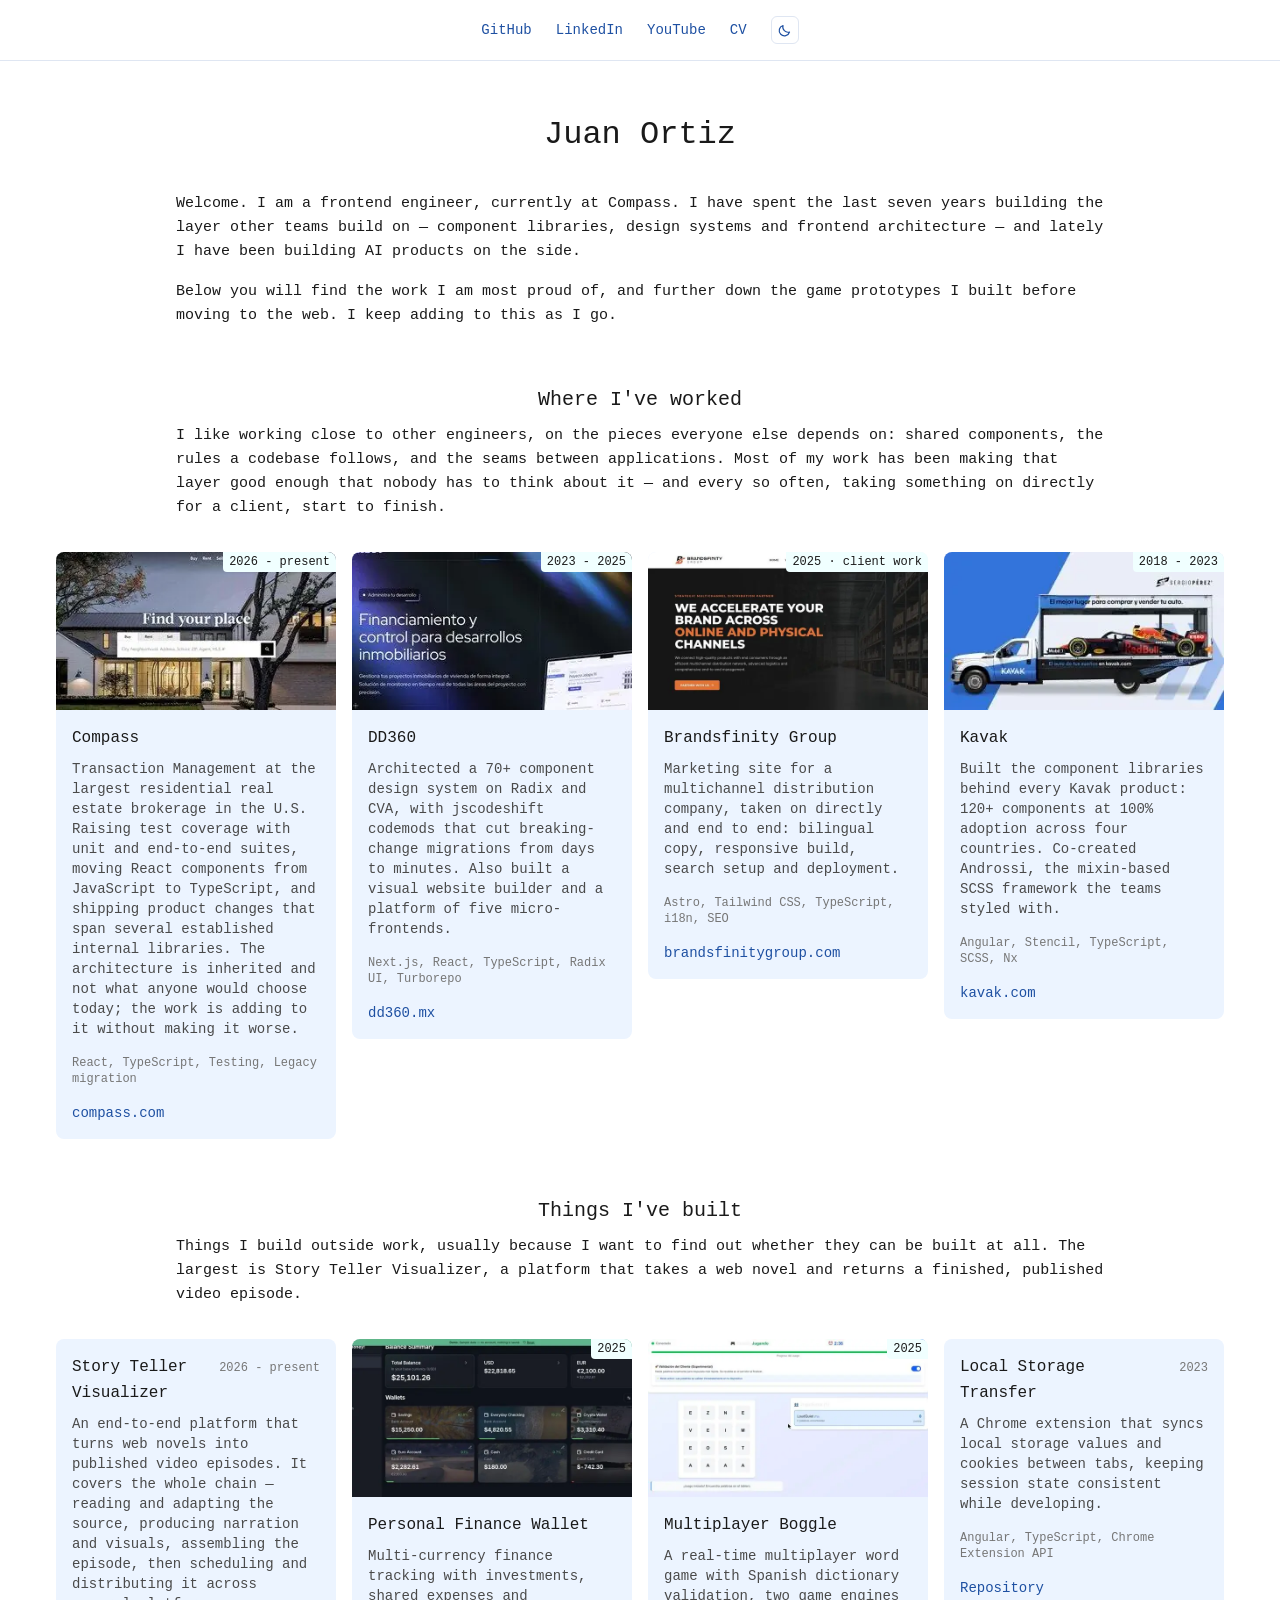
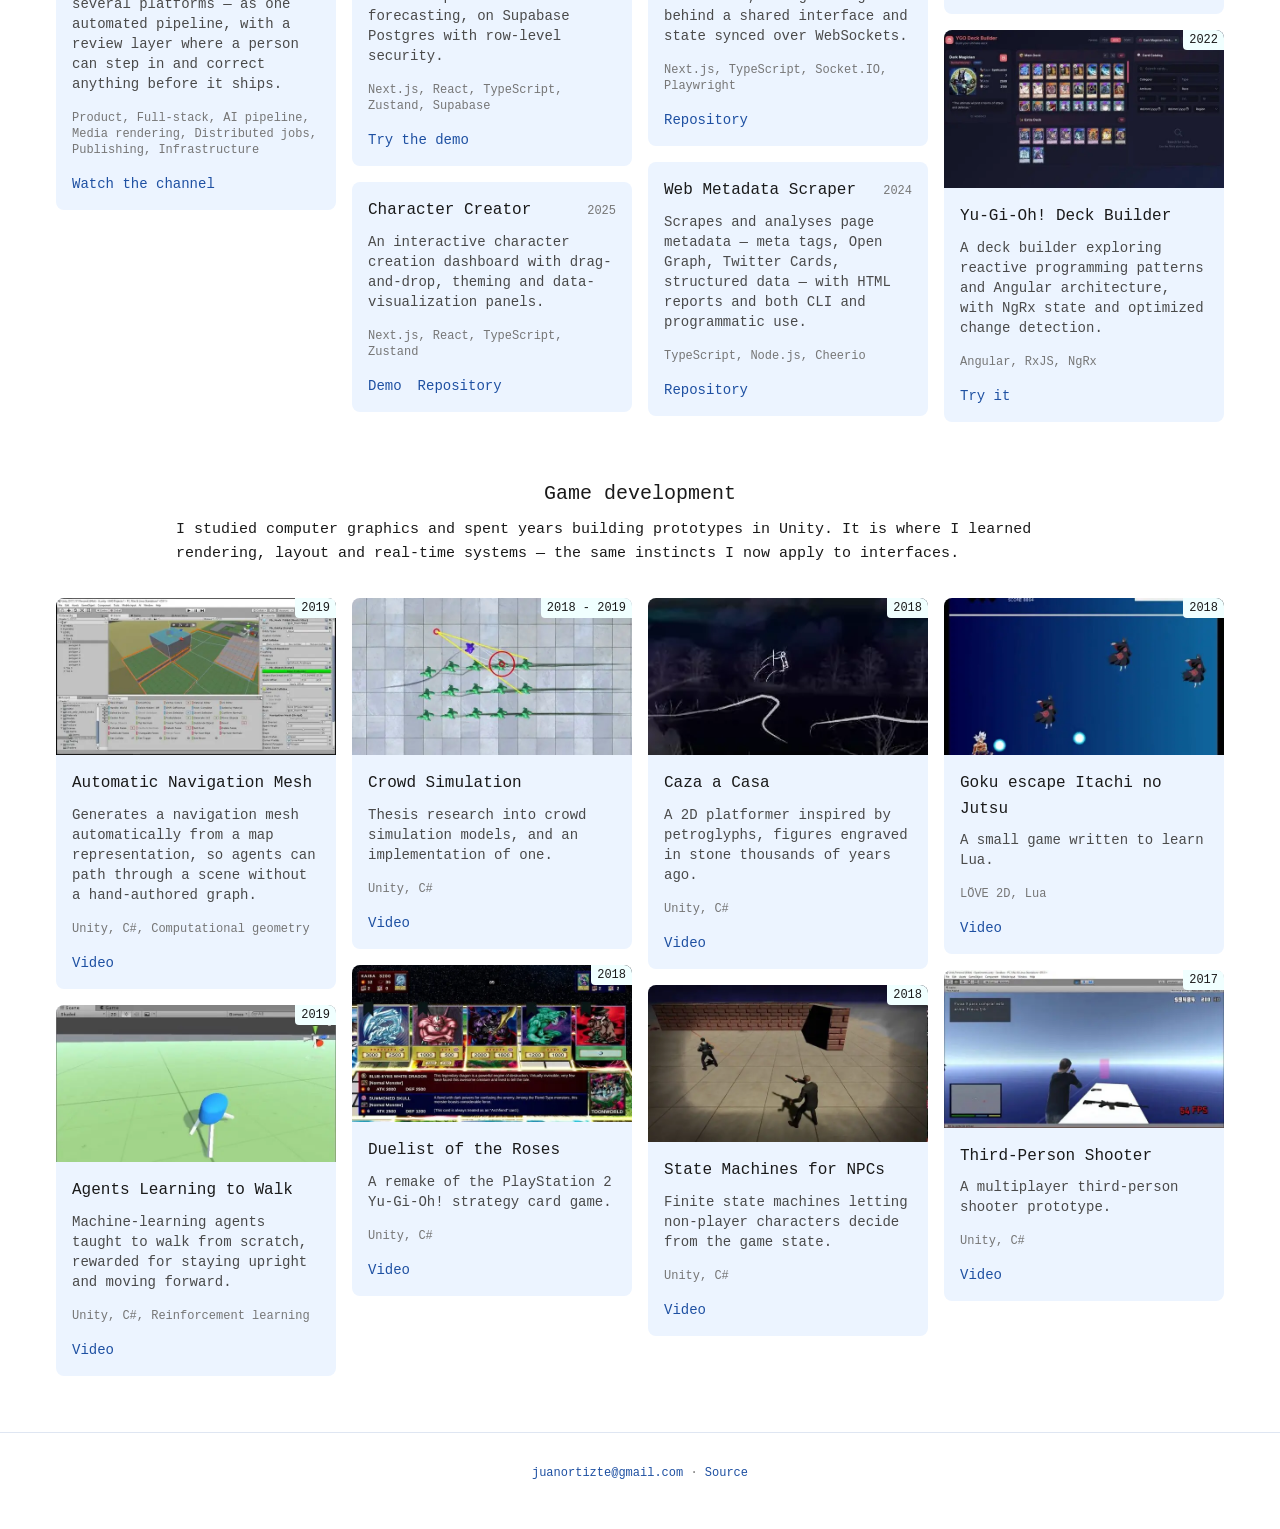
<file: index.html>
<!DOCTYPE html><!--SYNlU8NSIq2K_cxisn9D7--><html lang="en"><head><meta charSet="utf-8"/><meta name="viewport" content="width=device-width, initial-scale=1"/><link rel="stylesheet" href="/_next/static/css/4fc5602cbbc53655.css" data-precedence="next"/><link rel="preload" as="script" fetchPriority="low" href="/_next/static/chunks/webpack-f04f1cba00776f89.js"/><script src="/_next/static/chunks/2c3511fe-b97f9a252b8cd05c.js" async=""></script><script src="/_next/static/chunks/516-aec20a03f6e17656.js" async=""></script><script src="/_next/static/chunks/main-app-eb901e12eb4a73d4.js" async=""></script><script src="/_next/static/chunks/app/page-39fa8b1950e11923.js" async=""></script><meta name="theme-color" media="(prefers-color-scheme: light)" content="#ffffff"/><meta name="theme-color" media="(prefers-color-scheme: dark)" content="#10131a"/><title>Juan Ortiz — Senior Frontend Engineer</title><meta name="description" content="Frontend engineer. Design systems, frontend architecture, and lately AI products."/><meta name="application-name" content="Juan Ortiz — Portfolio"/><link rel="author" href="https://github.com/02900"/><meta name="author" content="Juan Ortiz"/><meta name="keywords" content="Juan Ortiz,Frontend Engineer,React,Next.js,TypeScript,Design Systems,Micro-frontends"/><meta name="creator" content="Juan Ortiz"/><meta name="publisher" content="Juan Ortiz"/><meta name="robots" content="index, follow"/><meta name="googlebot" content="index, follow, max-image-preview:large, max-snippet:-1"/><meta name="category" content="technology"/><link rel="canonical" href="https://02900.github.io/"/><meta property="og:title" content="Juan Ortiz — Senior Frontend Engineer"/><meta property="og:description" content="Frontend engineer. Design systems, frontend architecture, and lately AI products."/><meta property="og:url" content="https://02900.github.io/"/><meta property="og:site_name" content="Juan Ortiz · Portfolio"/><meta property="og:type" content="website"/><meta name="twitter:card" content="summary_large_image"/><meta name="twitter:title" content="Juan Ortiz — Senior Frontend Engineer"/><meta name="twitter:description" content="Frontend engineer. Design systems, frontend architecture, and lately AI products."/><link rel="icon" href="/favicon.ico"/><script>
(function () {
  try {
    var t = localStorage.getItem('theme');
    if (t === 'dark' || t === 'light') document.documentElement.setAttribute('data-theme', t);
  } catch (e) {}
})();
</script><script type="application/ld+json">{"@context":"https://schema.org","@type":"Person","name":"Juan Ortiz","jobTitle":"Senior Frontend Engineer","email":"mailto:juanortizte@gmail.com","url":"https://02900.github.io","sameAs":["https://github.com/02900","https://www.linkedin.com/in/juanortizte/","https://www.youtube.com/@IsekaiWorlds-ES"]}</script><script src="/_next/static/chunks/polyfills-42372ed130431b0a.js" noModule=""></script></head><body><div hidden=""><!--$--><!--/$--></div><a href="#main" class="sr-only focus:not-sr-only focus:absolute focus:left-4 focus:top-4 focus:z-50 focus:bg-white focus:px-3 focus:py-2">Skip to content</a><nav class="flex flex-wrap items-center justify-center gap-x-6 gap-y-1 px-4 py-4 text-sm" style="border-bottom:1px solid var(--line)" aria-label="Links"><a href="https://github.com/02900" target="_blank" rel="noreferrer">GitHub</a><a href="https://www.linkedin.com/in/juanortizte/" target="_blank" rel="noreferrer">LinkedIn</a><a href="https://www.youtube.com/@IsekaiWorlds-ES" target="_blank" rel="noreferrer">YouTube</a><a href="/assets/cv.pdf" target="_blank" rel="noreferrer">CV</a><button type="button" aria-label="Switch to dark theme" title="Dark theme" class="grid size-7 cursor-pointer place-items-center rounded-md border bg-transparent p-0 transition-colors" style="border-color:var(--line);color:var(--link)"><span class="size-4" aria-hidden="true"></span></button></nav><main id="main" class="mx-auto max-w-[1440px] pt-12"><div class="mx-auto mb-14 max-w-[960px] px-4"><h1 class="text-center">Juan Ortiz</h1><p>Welcome. I am a frontend engineer, currently at Compass. I have spent the last seven years building the layer other teams build on — component libraries, design systems and frontend architecture — and lately I have been building AI products on the side.</p><p>Below you will find the work I am most proud of, and further down the game prototypes I built before moving to the web. I keep adding to this as I go.</p></div><section id="work" class="mb-14 scroll-mt-20"><div class="mx-auto mb-8 max-w-[960px] px-4"><h2 class="text-center">Where I&#x27;ve worked</h2><p>I like working close to other engineers, on the pieces everyone else depends on: shared components, the rules a codebase follows, and the seams between applications. Most of my work has been making that layer good enough that nobody has to think about it — and every so often, taking something on directly for a client, start to finish.</p></div><div class="mx-auto max-w-[1200px] columns-[17rem] gap-4 px-4"><article class="mb-4 flex w-full break-inside-avoid flex-col overflow-hidden rounded-lg transition-colors" style="background:var(--card)"><div class="relative"><picture><source type="image/webp" srcSet="/assets/frontend/compass.webp"/><img src="/assets/frontend/compass.jpg" alt="Compass" width="640" height="360" loading="lazy" decoding="async" draggable="false" class="block aspect-video w-full object-cover"/></picture><span class="absolute right-0 top-0 rounded-bl px-1.5 py-0.5 text-xs" style="background:var(--badge);color:var(--badge-ink)">2026 - present</span></div><div class="flex flex-1 flex-col p-4"><div class="mb-2 flex items-baseline justify-between gap-2"><h3>Compass</h3></div><p class="text-sm" style="color:var(--ink-soft)">Transaction Management at the largest residential real estate brokerage in the U.S. Raising test coverage with unit and end-to-end suites, moving React components from JavaScript to TypeScript, and shipping product changes that span several established internal libraries. The architecture is inherited and not what anyone would choose today; the work is adding to it without making it worse.</p><div class="mt-auto"><p class="mb-0 text-xs" style="color:var(--ink-faint)">React, TypeScript, Testing, Legacy migration</p><div class="mt-3 flex flex-wrap gap-x-4 gap-y-1 text-sm"><a href="https://www.compass.com/" target="_blank" rel="noreferrer">compass.com</a></div></div></div></article><article class="mb-4 flex w-full break-inside-avoid flex-col overflow-hidden rounded-lg transition-colors" style="background:var(--card)"><div class="relative"><picture><source type="image/webp" srcSet="/assets/frontend/dd360.webp"/><img src="/assets/frontend/dd360.jpg" alt="DD360" width="640" height="360" loading="lazy" decoding="async" draggable="false" class="block aspect-video w-full object-cover"/></picture><span class="absolute right-0 top-0 rounded-bl px-1.5 py-0.5 text-xs" style="background:var(--badge);color:var(--badge-ink)">2023 - 2025</span></div><div class="flex flex-1 flex-col p-4"><div class="mb-2 flex items-baseline justify-between gap-2"><h3>DD360</h3></div><p class="text-sm" style="color:var(--ink-soft)">Architected a 70+ component design system on Radix and CVA, with jscodeshift codemods that cut breaking-change migrations from days to minutes. Also built a visual website builder and a platform of five micro-frontends.</p><div class="mt-auto"><p class="mb-0 text-xs" style="color:var(--ink-faint)">Next.js, React, TypeScript, Radix UI, Turborepo</p><div class="mt-3 flex flex-wrap gap-x-4 gap-y-1 text-sm"><a href="https://dd360.mx/" target="_blank" rel="noreferrer">dd360.mx</a></div></div></div></article><article class="mb-4 flex w-full break-inside-avoid flex-col overflow-hidden rounded-lg transition-colors" style="background:var(--card)"><div class="relative"><picture><source type="image/webp" srcSet="/assets/frontend/brandsfinity.webp"/><img src="/assets/frontend/brandsfinity.jpg" alt="Brandsfinity Group" width="640" height="360" loading="lazy" decoding="async" draggable="false" class="block aspect-video w-full object-cover"/></picture><span class="absolute right-0 top-0 rounded-bl px-1.5 py-0.5 text-xs" style="background:var(--badge);color:var(--badge-ink)">2025 · client work</span></div><div class="flex flex-1 flex-col p-4"><div class="mb-2 flex items-baseline justify-between gap-2"><h3>Brandsfinity Group</h3></div><p class="text-sm" style="color:var(--ink-soft)">Marketing site for a multichannel distribution company, taken on directly and end to end: bilingual copy, responsive build, search setup and deployment.</p><div class="mt-auto"><p class="mb-0 text-xs" style="color:var(--ink-faint)">Astro, Tailwind CSS, TypeScript, i18n, SEO</p><div class="mt-3 flex flex-wrap gap-x-4 gap-y-1 text-sm"><a href="https://www.brandsfinitygroup.com/" target="_blank" rel="noreferrer">brandsfinitygroup.com</a></div></div></div></article><article class="mb-4 flex w-full break-inside-avoid flex-col overflow-hidden rounded-lg transition-colors" style="background:var(--card)"><div class="relative"><picture><source type="image/webp" srcSet="/assets/frontend/kavak.webp"/><img src="/assets/frontend/kavak.jpg" alt="Kavak" width="640" height="360" loading="lazy" decoding="async" draggable="false" class="block aspect-video w-full object-cover"/></picture><span class="absolute right-0 top-0 rounded-bl px-1.5 py-0.5 text-xs" style="background:var(--badge);color:var(--badge-ink)">2018 - 2023</span></div><div class="flex flex-1 flex-col p-4"><div class="mb-2 flex items-baseline justify-between gap-2"><h3>Kavak</h3></div><p class="text-sm" style="color:var(--ink-soft)">Built the component libraries behind every Kavak product: 120+ components at 100% adoption across four countries. Co-created Androssi, the mixin-based SCSS framework the teams styled with.</p><div class="mt-auto"><p class="mb-0 text-xs" style="color:var(--ink-faint)">Angular, Stencil, TypeScript, SCSS, Nx</p><div class="mt-3 flex flex-wrap gap-x-4 gap-y-1 text-sm"><a href="https://www.kavak.com/" target="_blank" rel="noreferrer">kavak.com</a></div></div></div></article></div></section><section id="projects" class="mb-14 scroll-mt-20"><div class="mx-auto mb-8 max-w-[960px] px-4"><h2 class="text-center">Things I&#x27;ve built</h2><p>Things I build outside work, usually because I want to find out whether they can be built at all. The largest is Story Teller Visualizer, a platform that takes a web novel and returns a finished, published video episode.</p></div><div class="mx-auto max-w-[1200px] columns-[17rem] gap-4 px-4"><article class="mb-4 flex w-full break-inside-avoid flex-col overflow-hidden rounded-lg transition-colors" style="background:var(--card)"><div class="flex flex-1 flex-col p-4"><div class="mb-2 flex items-baseline justify-between gap-2"><h3>Story Teller Visualizer</h3><span class="shrink-0 text-xs" style="color:var(--ink-faint)">2026 - present</span></div><p class="text-sm" style="color:var(--ink-soft)">An end-to-end platform that turns web novels into published video episodes. It covers the whole chain — reading and adapting the source, producing narration and visuals, assembling the episode, then scheduling and distributing it across several platforms — as one automated pipeline, with a review layer where a person can step in and correct anything before it ships.</p><div class="mt-auto"><p class="mb-0 text-xs" style="color:var(--ink-faint)">Product, Full-stack, AI pipeline, Media rendering, Distributed jobs, Publishing, Infrastructure</p><div class="mt-3 flex flex-wrap gap-x-4 gap-y-1 text-sm"><a href="https://www.youtube.com/@IsekaiWorlds-ES" target="_blank" rel="noreferrer">Watch the channel</a></div></div></div></article><article class="mb-4 flex w-full break-inside-avoid flex-col overflow-hidden rounded-lg transition-colors" style="background:var(--card)"><div class="relative"><picture><source type="image/webp" srcSet="/assets/frontend/finance-wallet.webp"/><img src="/assets/frontend/finance-wallet.jpg" alt="Personal Finance Wallet" width="640" height="360" loading="lazy" decoding="async" draggable="false" class="block aspect-video w-full object-cover"/></picture><span class="absolute right-0 top-0 rounded-bl px-1.5 py-0.5 text-xs" style="background:var(--badge);color:var(--badge-ink)">2025</span></div><div class="flex flex-1 flex-col p-4"><div class="mb-2 flex items-baseline justify-between gap-2"><h3>Personal Finance Wallet</h3></div><p class="text-sm" style="color:var(--ink-soft)">Multi-currency finance tracking with investments, shared expenses and forecasting, on Supabase Postgres with row-level security.</p><div class="mt-auto"><p class="mb-0 text-xs" style="color:var(--ink-faint)">Next.js, React, TypeScript, Zustand, Supabase</p><div class="mt-3 flex flex-wrap gap-x-4 gap-y-1 text-sm"><a href="https://finance-wallet-one.vercel.app/demo" target="_blank" rel="noreferrer">Try the demo</a></div></div></div></article><article class="mb-4 flex w-full break-inside-avoid flex-col overflow-hidden rounded-lg transition-colors" style="background:var(--card)"><div class="flex flex-1 flex-col p-4"><div class="mb-2 flex items-baseline justify-between gap-2"><h3>Character Creator</h3><span class="shrink-0 text-xs" style="color:var(--ink-faint)">2025</span></div><p class="text-sm" style="color:var(--ink-soft)">An interactive character creation dashboard with drag-and-drop, theming and data-visualization panels.</p><div class="mt-auto"><p class="mb-0 text-xs" style="color:var(--ink-faint)">Next.js, React, TypeScript, Zustand</p><div class="mt-3 flex flex-wrap gap-x-4 gap-y-1 text-sm"><a href="https://character-creator-nine.vercel.app" target="_blank" rel="noreferrer">Demo</a><a href="https://github.com/02900/character-creator" target="_blank" rel="noreferrer">Repository</a></div></div></div></article><article class="mb-4 flex w-full break-inside-avoid flex-col overflow-hidden rounded-lg transition-colors" style="background:var(--card)"><div class="relative"><picture><source type="image/webp" srcSet="/assets/frontend/boggle.webp"/><img src="/assets/frontend/boggle.jpg" alt="Multiplayer Boggle" width="640" height="360" loading="lazy" decoding="async" draggable="false" class="block aspect-video w-full object-cover"/></picture><span class="absolute right-0 top-0 rounded-bl px-1.5 py-0.5 text-xs" style="background:var(--badge);color:var(--badge-ink)">2025</span></div><div class="flex flex-1 flex-col p-4"><div class="mb-2 flex items-baseline justify-between gap-2"><h3>Multiplayer Boggle</h3></div><p class="text-sm" style="color:var(--ink-soft)">A real-time multiplayer word game with Spanish dictionary validation, two game engines behind a shared interface and state synced over WebSockets.</p><div class="mt-auto"><p class="mb-0 text-xs" style="color:var(--ink-faint)">Next.js, TypeScript, Socket.IO, Playwright</p><div class="mt-3 flex flex-wrap gap-x-4 gap-y-1 text-sm"><a href="https://github.com/02900/boggle" target="_blank" rel="noreferrer">Repository</a></div></div></div></article><article class="mb-4 flex w-full break-inside-avoid flex-col overflow-hidden rounded-lg transition-colors" style="background:var(--card)"><div class="flex flex-1 flex-col p-4"><div class="mb-2 flex items-baseline justify-between gap-2"><h3>Web Metadata Scraper</h3><span class="shrink-0 text-xs" style="color:var(--ink-faint)">2024</span></div><p class="text-sm" style="color:var(--ink-soft)">Scrapes and analyses page metadata — meta tags, Open Graph, Twitter Cards, structured data — with HTML reports and both CLI and programmatic use.</p><div class="mt-auto"><p class="mb-0 text-xs" style="color:var(--ink-faint)">TypeScript, Node.js, Cheerio</p><div class="mt-3 flex flex-wrap gap-x-4 gap-y-1 text-sm"><a href="https://github.com/02900/Web-Metadata-Scraper" target="_blank" rel="noreferrer">Repository</a></div></div></div></article><article class="mb-4 flex w-full break-inside-avoid flex-col overflow-hidden rounded-lg transition-colors" style="background:var(--card)"><div class="flex flex-1 flex-col p-4"><div class="mb-2 flex items-baseline justify-between gap-2"><h3>Local Storage Transfer</h3><span class="shrink-0 text-xs" style="color:var(--ink-faint)">2023</span></div><p class="text-sm" style="color:var(--ink-soft)">A Chrome extension that syncs local storage values and cookies between tabs, keeping session state consistent while developing.</p><div class="mt-auto"><p class="mb-0 text-xs" style="color:var(--ink-faint)">Angular, TypeScript, Chrome Extension API</p><div class="mt-3 flex flex-wrap gap-x-4 gap-y-1 text-sm"><a href="https://github.com/02900/ce-copy-local-storage" target="_blank" rel="noreferrer">Repository</a></div></div></div></article><article class="mb-4 flex w-full break-inside-avoid flex-col overflow-hidden rounded-lg transition-colors" style="background:var(--card)"><div class="relative"><picture><source type="image/webp" srcSet="/assets/frontend/deck-builder.webp"/><img src="/assets/frontend/deck-builder.jpg" alt="Yu-Gi-Oh! Deck Builder" width="640" height="360" loading="lazy" decoding="async" draggable="false" class="block aspect-video w-full object-cover"/></picture><span class="absolute right-0 top-0 rounded-bl px-1.5 py-0.5 text-xs" style="background:var(--badge);color:var(--badge-ink)">2022</span></div><div class="flex flex-1 flex-col p-4"><div class="mb-2 flex items-baseline justify-between gap-2"><h3>Yu-Gi-Oh! Deck Builder</h3></div><p class="text-sm" style="color:var(--ink-soft)">A deck builder exploring reactive programming patterns and Angular architecture, with NgRx state and optimized change detection.</p><div class="mt-auto"><p class="mb-0 text-xs" style="color:var(--ink-faint)">Angular, RxJS, NgRx</p><div class="mt-3 flex flex-wrap gap-x-4 gap-y-1 text-sm"><a href="https://02900.github.io/ygo-deck-builder/" target="_blank" rel="noreferrer">Try it</a></div></div></div></article></div></section><section id="games" class="mb-14 scroll-mt-20"><div class="mx-auto mb-8 max-w-[960px] px-4"><h2 class="text-center">Game development</h2><p>I studied computer graphics and spent years building prototypes in Unity. It is where I learned rendering, layout and real-time systems — the same instincts I now apply to interfaces.</p></div><div class="mx-auto max-w-[1200px] columns-[17rem] gap-4 px-4"><article class="mb-4 flex w-full break-inside-avoid flex-col overflow-hidden rounded-lg transition-colors" style="background:var(--card)"><div class="relative"><picture><source type="image/webp" srcSet="/assets/vg/navmesh.webp"/><img src="/assets/vg/navmesh.jpg" alt="Automatic Navigation Mesh" width="640" height="360" loading="lazy" decoding="async" draggable="false" class="block aspect-video w-full object-cover"/></picture><span class="absolute right-0 top-0 rounded-bl px-1.5 py-0.5 text-xs" style="background:var(--badge);color:var(--badge-ink)">2019</span></div><div class="flex flex-1 flex-col p-4"><div class="mb-2 flex items-baseline justify-between gap-2"><h3>Automatic Navigation Mesh</h3></div><p class="text-sm" style="color:var(--ink-soft)">Generates a navigation mesh automatically from a map representation, so agents can path through a scene without a hand-authored graph.</p><div class="mt-auto"><p class="mb-0 text-xs" style="color:var(--ink-faint)">Unity, C#, Computational geometry</p><div class="mt-3 flex flex-wrap gap-x-4 gap-y-1 text-sm"><a href="https://www.youtube.com/watch?v=kCVZcDi-71w" target="_blank" rel="noreferrer">Video</a></div></div></div></article><article class="mb-4 flex w-full break-inside-avoid flex-col overflow-hidden rounded-lg transition-colors" style="background:var(--card)"><div class="relative"><picture><source type="image/webp" srcSet="/assets/vg/aiwalk.webp"/><img src="/assets/vg/aiwalk.jpg" alt="Agents Learning to Walk" width="640" height="360" loading="lazy" decoding="async" draggable="false" class="block aspect-video w-full object-cover"/></picture><span class="absolute right-0 top-0 rounded-bl px-1.5 py-0.5 text-xs" style="background:var(--badge);color:var(--badge-ink)">2019</span></div><div class="flex flex-1 flex-col p-4"><div class="mb-2 flex items-baseline justify-between gap-2"><h3>Agents Learning to Walk</h3></div><p class="text-sm" style="color:var(--ink-soft)">Machine-learning agents taught to walk from scratch, rewarded for staying upright and moving forward.</p><div class="mt-auto"><p class="mb-0 text-xs" style="color:var(--ink-faint)">Unity, C#, Reinforcement learning</p><div class="mt-3 flex flex-wrap gap-x-4 gap-y-1 text-sm"><a href="https://www.youtube.com/watch?v=2hgGaV5XXuo" target="_blank" rel="noreferrer">Video</a></div></div></div></article><article class="mb-4 flex w-full break-inside-avoid flex-col overflow-hidden rounded-lg transition-colors" style="background:var(--card)"><div class="relative"><picture><source type="image/webp" srcSet="/assets/vg/crowd-simulation.webp"/><img src="/assets/vg/crowd-simulation.jpg" alt="Crowd Simulation" width="640" height="360" loading="lazy" decoding="async" draggable="false" class="block aspect-video w-full object-cover"/></picture><span class="absolute right-0 top-0 rounded-bl px-1.5 py-0.5 text-xs" style="background:var(--badge);color:var(--badge-ink)">2018 - 2019</span></div><div class="flex flex-1 flex-col p-4"><div class="mb-2 flex items-baseline justify-between gap-2"><h3>Crowd Simulation</h3></div><p class="text-sm" style="color:var(--ink-soft)">Thesis research into crowd simulation models, and an implementation of one.</p><div class="mt-auto"><p class="mb-0 text-xs" style="color:var(--ink-faint)">Unity, C#</p><div class="mt-3 flex flex-wrap gap-x-4 gap-y-1 text-sm"><a href="https://youtu.be/dblzEx7WnDI" target="_blank" rel="noreferrer">Video</a></div></div></div></article><article class="mb-4 flex w-full break-inside-avoid flex-col overflow-hidden rounded-lg transition-colors" style="background:var(--card)"><div class="relative"><picture><source type="image/webp" srcSet="/assets/vg/ygo.webp"/><img src="/assets/vg/ygo.jpg" alt="Duelist of the Roses" width="640" height="360" loading="lazy" decoding="async" draggable="false" class="block aspect-video w-full object-cover"/></picture><span class="absolute right-0 top-0 rounded-bl px-1.5 py-0.5 text-xs" style="background:var(--badge);color:var(--badge-ink)">2018</span></div><div class="flex flex-1 flex-col p-4"><div class="mb-2 flex items-baseline justify-between gap-2"><h3>Duelist of the Roses</h3></div><p class="text-sm" style="color:var(--ink-soft)">A remake of the PlayStation 2 Yu-Gi-Oh! strategy card game.</p><div class="mt-auto"><p class="mb-0 text-xs" style="color:var(--ink-faint)">Unity, C#</p><div class="mt-3 flex flex-wrap gap-x-4 gap-y-1 text-sm"><a href="https://youtu.be/uUspAGvrGdE" target="_blank" rel="noreferrer">Video</a></div></div></div></article><article class="mb-4 flex w-full break-inside-avoid flex-col overflow-hidden rounded-lg transition-colors" style="background:var(--card)"><div class="relative"><picture><source type="image/webp" srcSet="/assets/vg/caza-a-casa.webp"/><img src="/assets/vg/caza-a-casa.jpg" alt="Caza a Casa" width="640" height="360" loading="lazy" decoding="async" draggable="false" class="block aspect-video w-full object-cover"/></picture><span class="absolute right-0 top-0 rounded-bl px-1.5 py-0.5 text-xs" style="background:var(--badge);color:var(--badge-ink)">2018</span></div><div class="flex flex-1 flex-col p-4"><div class="mb-2 flex items-baseline justify-between gap-2"><h3>Caza a Casa</h3></div><p class="text-sm" style="color:var(--ink-soft)">A 2D platformer inspired by petroglyphs, figures engraved in stone thousands of years ago.</p><div class="mt-auto"><p class="mb-0 text-xs" style="color:var(--ink-faint)">Unity, C#</p><div class="mt-3 flex flex-wrap gap-x-4 gap-y-1 text-sm"><a href="https://www.youtube.com/watch?v=K7vWXWfpdD0" target="_blank" rel="noreferrer">Video</a></div></div></div></article><article class="mb-4 flex w-full break-inside-avoid flex-col overflow-hidden rounded-lg transition-colors" style="background:var(--card)"><div class="relative"><picture><source type="image/webp" srcSet="/assets/vg/ai4vg-3.webp"/><img src="/assets/vg/ai4vg-3.jpg" alt="State Machines for NPCs" width="640" height="360" loading="lazy" decoding="async" draggable="false" class="block aspect-video w-full object-cover"/></picture><span class="absolute right-0 top-0 rounded-bl px-1.5 py-0.5 text-xs" style="background:var(--badge);color:var(--badge-ink)">2018</span></div><div class="flex flex-1 flex-col p-4"><div class="mb-2 flex items-baseline justify-between gap-2"><h3>State Machines for NPCs</h3></div><p class="text-sm" style="color:var(--ink-soft)">Finite state machines letting non-player characters decide from the game state.</p><div class="mt-auto"><p class="mb-0 text-xs" style="color:var(--ink-faint)">Unity, C#</p><div class="mt-3 flex flex-wrap gap-x-4 gap-y-1 text-sm"><a href="https://www.youtube.com/watch?v=NBQ8Mfu8y_c" target="_blank" rel="noreferrer">Video</a></div></div></div></article><article class="mb-4 flex w-full break-inside-avoid flex-col overflow-hidden rounded-lg transition-colors" style="background:var(--card)"><div class="relative"><picture><source type="image/webp" srcSet="/assets/vg/goku-escape-itachi-no-jutsu.webp"/><img src="/assets/vg/goku-escape-itachi-no-jutsu.jpg" alt="Goku escape Itachi no Jutsu" width="640" height="360" loading="lazy" decoding="async" draggable="false" class="block aspect-video w-full object-cover"/></picture><span class="absolute right-0 top-0 rounded-bl px-1.5 py-0.5 text-xs" style="background:var(--badge);color:var(--badge-ink)">2018</span></div><div class="flex flex-1 flex-col p-4"><div class="mb-2 flex items-baseline justify-between gap-2"><h3>Goku escape Itachi no Jutsu</h3></div><p class="text-sm" style="color:var(--ink-soft)">A small game written to learn Lua.</p><div class="mt-auto"><p class="mb-0 text-xs" style="color:var(--ink-faint)">LÖVE 2D, Lua</p><div class="mt-3 flex flex-wrap gap-x-4 gap-y-1 text-sm"><a href="https://youtu.be/Z_l2B_m0t9A" target="_blank" rel="noreferrer">Video</a></div></div></div></article><article class="mb-4 flex w-full break-inside-avoid flex-col overflow-hidden rounded-lg transition-colors" style="background:var(--card)"><div class="relative"><picture><source type="image/webp" srcSet="/assets/vg/tps.webp"/><img src="/assets/vg/tps.jpg" alt="Third-Person Shooter" width="640" height="360" loading="lazy" decoding="async" draggable="false" class="block aspect-video w-full object-cover"/></picture><span class="absolute right-0 top-0 rounded-bl px-1.5 py-0.5 text-xs" style="background:var(--badge);color:var(--badge-ink)">2017</span></div><div class="flex flex-1 flex-col p-4"><div class="mb-2 flex items-baseline justify-between gap-2"><h3>Third-Person Shooter</h3></div><p class="text-sm" style="color:var(--ink-soft)">A multiplayer third-person shooter prototype.</p><div class="mt-auto"><p class="mb-0 text-xs" style="color:var(--ink-faint)">Unity, C#</p><div class="mt-3 flex flex-wrap gap-x-4 gap-y-1 text-sm"><a href="https://www.youtube.com/watch?v=3qoVqg6spMU" target="_blank" rel="noreferrer">Video</a></div></div></div></article></div></section></main><footer class="mt-4 px-4 py-8 text-center text-xs" style="border-top:1px solid var(--line);color:var(--ink-faint)"><p class="mb-0"><a href="mailto:juanortizte@gmail.com">juanortizte@gmail.com</a> · <a href="https://github.com/02900/portfolio" target="_blank" rel="noreferrer">Source</a></p></footer><!--$--><!--/$--><script src="/_next/static/chunks/webpack-f04f1cba00776f89.js" id="_R_" async=""></script><script>(self.__next_f=self.__next_f||[]).push([0])</script><script>self.__next_f.push([1,"1:\"$Sreact.fragment\"\n2:I[9251,[],\"\"]\n3:I[3663,[],\"\"]\n4:I[817,[\"974\",\"static/chunks/app/page-39fa8b1950e11923.js\"],\"default\"]\nc:I[5721,[],\"\"]\n:HL[\"/_next/static/css/4fc5602cbbc53655.css\",\"style\"]\n"])</script><script>self.__next_f.push([1,"0:{\"P\":null,\"b\":\"SYNlU8NSIq2K_cxisn9D7\",\"p\":\"\",\"c\":[\"\",\"\"],\"i\":false,\"f\":[[[\"\",{\"children\":[\"__PAGE__\",{}]},\"$undefined\",\"$undefined\",true],[\"\",[\"$\",\"$1\",\"c\",{\"children\":[[[\"$\",\"link\",\"0\",{\"rel\":\"stylesheet\",\"href\":\"/_next/static/css/4fc5602cbbc53655.css\",\"precedence\":\"next\",\"crossOrigin\":\"$undefined\",\"nonce\":\"$undefined\"}]],[\"$\",\"html\",null,{\"lang\":\"en\",\"suppressHydrationWarning\":true,\"children\":[[\"$\",\"head\",null,{\"children\":[[\"$\",\"script\",null,{\"dangerouslySetInnerHTML\":{\"__html\":\"\\n(function () {\\n  try {\\n    var t = localStorage.getItem('theme');\\n    if (t === 'dark' || t === 'light') document.documentElement.setAttribute('data-theme', t);\\n  } catch (e) {}\\n})();\\n\"}}],[\"$\",\"script\",null,{\"type\":\"application/ld+json\",\"dangerouslySetInnerHTML\":{\"__html\":\"{\\\"@context\\\":\\\"https://schema.org\\\",\\\"@type\\\":\\\"Person\\\",\\\"name\\\":\\\"Juan Ortiz\\\",\\\"jobTitle\\\":\\\"Senior Frontend Engineer\\\",\\\"email\\\":\\\"mailto:juanortizte@gmail.com\\\",\\\"url\\\":\\\"https://02900.github.io\\\",\\\"sameAs\\\":[\\\"https://github.com/02900\\\",\\\"https://www.linkedin.com/in/juanortizte/\\\",\\\"https://www.youtube.com/@IsekaiWorlds-ES\\\"]}\"}}]]}],[\"$\",\"body\",null,{\"children\":[\"$\",\"$L2\",null,{\"parallelRouterKey\":\"children\",\"error\":\"$undefined\",\"errorStyles\":\"$undefined\",\"errorScripts\":\"$undefined\",\"template\":[\"$\",\"$L3\",null,{}],\"templateStyles\":\"$undefined\",\"templateScripts\":\"$undefined\",\"notFound\":[[[\"$\",\"title\",null,{\"children\":\"404: This page could not be found.\"}],[\"$\",\"div\",null,{\"style\":{\"fontFamily\":\"system-ui,\\\"Segoe UI\\\",Roboto,Helvetica,Arial,sans-serif,\\\"Apple Color Emoji\\\",\\\"Segoe UI Emoji\\\"\",\"height\":\"100vh\",\"textAlign\":\"center\",\"display\":\"flex\",\"flexDirection\":\"column\",\"alignItems\":\"center\",\"justifyContent\":\"center\"},\"children\":[\"$\",\"div\",null,{\"children\":[[\"$\",\"style\",null,{\"dangerouslySetInnerHTML\":{\"__html\":\"body{color:#000;background:#fff;margin:0}.next-error-h1{border-right:1px solid rgba(0,0,0,.3)}@media (prefers-color-scheme:dark){body{color:#fff;background:#000}.next-error-h1{border-right:1px solid rgba(255,255,255,.3)}}\"}}],[\"$\",\"h1\",null,{\"className\":\"next-error-h1\",\"style\":{\"display\":\"inline-block\",\"margin\":\"0 20px 0 0\",\"padding\":\"0 23px 0 0\",\"fontSize\":24,\"fontWeight\":500,\"verticalAlign\":\"top\",\"lineHeight\":\"49px\"},\"children\":404}],[\"$\",\"div\",null,{\"style\":{\"display\":\"inline-block\"},\"children\":[\"$\",\"h2\",null,{\"style\":{\"fontSize\":14,\"fontWeight\":400,\"lineHeight\":\"49px\",\"margin\":0},\"children\":\"This page could not be found.\"}]}]]}]}]],[]],\"forbidden\":\"$undefined\",\"unauthorized\":\"$undefined\"}]}]]}]]}],{\"children\":[\"__PAGE__\",[\"$\",\"$1\",\"c\",{\"children\":[[[\"$\",\"a\",null,{\"href\":\"#main\",\"className\":\"sr-only focus:not-sr-only focus:absolute focus:left-4 focus:top-4 focus:z-50 focus:bg-white focus:px-3 focus:py-2\",\"children\":\"Skip to content\"}],[\"$\",\"nav\",null,{\"className\":\"flex flex-wrap items-center justify-center gap-x-6 gap-y-1 px-4 py-4 text-sm\",\"style\":{\"borderBottom\":\"1px solid var(--line)\"},\"aria-label\":\"Links\",\"children\":[[[\"$\",\"a\",\"https://github.com/02900\",{\"href\":\"https://github.com/02900\",\"target\":\"_blank\",\"rel\":\"noreferrer\",\"children\":\"GitHub\"}],[\"$\",\"a\",\"https://www.linkedin.com/in/juanortizte/\",{\"href\":\"https://www.linkedin.com/in/juanortizte/\",\"target\":\"_blank\",\"rel\":\"noreferrer\",\"children\":\"LinkedIn\"}],[\"$\",\"a\",\"https://www.youtube.com/@IsekaiWorlds-ES\",{\"href\":\"https://www.youtube.com/@IsekaiWorlds-ES\",\"target\":\"_blank\",\"rel\":\"noreferrer\",\"children\":\"YouTube\"}],[\"$\",\"a\",\"/assets/cv.pdf\",{\"href\":\"/assets/cv.pdf\",\"target\":\"_blank\",\"rel\":\"noreferrer\",\"children\":\"CV\"}]],[\"$\",\"$L4\",null,{}]]}],[\"$\",\"main\",null,{\"id\":\"main\",\"className\":\"mx-auto max-w-[1440px] pt-12\",\"children\":[[\"$\",\"div\",null,{\"className\":\"mx-auto mb-14 max-w-[960px] px-4\",\"children\":[[\"$\",\"h1\",null,{\"className\":\"text-center\",\"children\":\"Juan Ortiz\"}],[\"$\",\"p\",null,{\"children\":\"Welcome. I am a frontend engineer, currently at Compass. I have spent the last seven years building the layer other teams build on — component libraries, design systems and frontend architecture — and lately I have been building AI products on the side.\"}],[\"$\",\"p\",null,{\"children\":\"Below you will find the work I am most proud of, and further down the game prototypes I built before moving to the web. I keep adding to this as I go.\"}]]}],[\"$\",\"section\",null,{\"id\":\"work\",\"className\":\"mb-14 scroll-mt-20\",\"children\":[\"$L5\",\"$L6\"]}],\"$L7\",\"$L8\"]}],\"$L9\"],null,\"$La\"]}],{},null,false]},null,false],\"$Lb\",false]],\"m\":\"$undefined\",\"G\":[\"$c\",[]],\"s\":false,\"S\":true}\n"])</script><script>self.__next_f.push([1,"1e:I[8170,[],\"OutletBoundary\"]\n20:I[879,[],\"AsyncMetadataOutlet\"]\n22:I[8170,[],\"ViewportBoundary\"]\n24:I[8170,[],\"MetadataBoundary\"]\n25:\"$Sreact.suspense\"\n5:[\"$\",\"div\",null,{\"className\":\"mx-auto mb-8 max-w-[960px] px-4\",\"children\":[[\"$\",\"h2\",null,{\"className\":\"text-center\",\"children\":\"Where I've worked\"}],[\"$\",\"p\",null,{\"children\":\"I like working close to other engineers, on the pieces everyone else depends on: shared components, the rules a codebase follows, and the seams between applications. Most of my work has been making that layer good enough that nobody has to think about it — and every so often, taking something on directly for a client, start to finish.\"}]]}]\n"])</script><script>self.__next_f.push([1,"6:[\"$\",\"div\",null,{\"className\":\"mx-auto max-w-[1200px] columns-[17rem] gap-4 px-4\",\"children\":[[\"$\",\"article\",\"Compass\",{\"className\":\"mb-4 flex w-full break-inside-avoid flex-col overflow-hidden rounded-lg transition-colors\",\"style\":{\"background\":\"var(--card)\"},\"children\":[[\"$\",\"div\",null,{\"className\":\"relative\",\"children\":[[\"$\",\"picture\",null,{\"children\":[[\"$\",\"source\",null,{\"type\":\"image/webp\",\"srcSet\":\"/assets/frontend/compass.webp\"}],[\"$\",\"img\",null,{\"src\":\"/assets/frontend/compass.jpg\",\"alt\":\"Compass\",\"width\":640,\"height\":360,\"loading\":\"lazy\",\"decoding\":\"async\",\"draggable\":false,\"className\":\"block aspect-video w-full object-cover\"}]]}],[\"$\",\"span\",null,{\"className\":\"absolute right-0 top-0 rounded-bl px-1.5 py-0.5 text-xs\",\"style\":{\"background\":\"var(--badge)\",\"color\":\"var(--badge-ink)\"},\"children\":\"2026 - present\"}]]}],[\"$\",\"div\",null,{\"className\":\"flex flex-1 flex-col p-4\",\"children\":[[\"$\",\"div\",null,{\"className\":\"mb-2 flex items-baseline justify-between gap-2\",\"children\":[[\"$\",\"h3\",null,{\"children\":\"Compass\"}],false]}],[\"$\",\"p\",null,{\"className\":\"text-sm\",\"style\":{\"color\":\"var(--ink-soft)\"},\"children\":\"Transaction Management at the largest residential real estate brokerage in the U.S. Raising test coverage with unit and end-to-end suites, moving React components from JavaScript to TypeScript, and shipping product changes that span several established internal libraries. The architecture is inherited and not what anyone would choose today; the work is adding to it without making it worse.\"}],[\"$\",\"div\",null,{\"className\":\"mt-auto\",\"children\":[[\"$\",\"p\",null,{\"className\":\"mb-0 text-xs\",\"style\":{\"color\":\"var(--ink-faint)\"},\"children\":\"React, TypeScript, Testing, Legacy migration\"}],[\"$\",\"div\",null,{\"className\":\"mt-3 flex flex-wrap gap-x-4 gap-y-1 text-sm\",\"children\":[[\"$\",\"a\",\"https://www.compass.com/\",{\"href\":\"https://www.compass.com/\",\"target\":\"_blank\",\"rel\":\"noreferrer\",\"children\":\"compass.com\"}]]}]]}]]}]]}],[\"$\",\"article\",\"DD360\",{\"className\":\"mb-4 flex w-full break-inside-avoid flex-col overflow-hidden rounded-lg transition-colors\",\"style\":{\"background\":\"var(--card)\"},\"children\":[[\"$\",\"div\",null,{\"className\":\"relative\",\"children\":[[\"$\",\"picture\",null,{\"children\":[[\"$\",\"source\",null,{\"type\":\"image/webp\",\"srcSet\":\"/assets/frontend/dd360.webp\"}],[\"$\",\"img\",null,{\"src\":\"/assets/frontend/dd360.jpg\",\"alt\":\"DD360\",\"width\":640,\"height\":360,\"loading\":\"lazy\",\"decoding\":\"async\",\"draggable\":false,\"className\":\"block aspect-video w-full object-cover\"}]]}],[\"$\",\"span\",null,{\"className\":\"absolute right-0 top-0 rounded-bl px-1.5 py-0.5 text-xs\",\"style\":{\"background\":\"var(--badge)\",\"color\":\"var(--badge-ink)\"},\"children\":\"2023 - 2025\"}]]}],[\"$\",\"div\",null,{\"className\":\"flex flex-1 flex-col p-4\",\"children\":[[\"$\",\"div\",null,{\"className\":\"mb-2 flex items-baseline justify-between gap-2\",\"children\":[[\"$\",\"h3\",null,{\"children\":\"DD360\"}],false]}],[\"$\",\"p\",null,{\"className\":\"text-sm\",\"style\":{\"color\":\"var(--ink-soft)\"},\"children\":\"Architected a 70+ component design system on Radix and CVA, with jscodeshift codemods that cut breaking-change migrations from days to minutes. Also built a visual website builder and a platform of five micro-frontends.\"}],[\"$\",\"div\",null,{\"className\":\"mt-auto\",\"children\":[[\"$\",\"p\",null,{\"className\":\"mb-0 text-xs\",\"style\":{\"color\":\"var(--ink-faint)\"},\"children\":\"Next.js, React, TypeScript, Radix UI, Turborepo\"}],[\"$\",\"div\",null,{\"className\":\"mt-3 flex flex-wrap gap-x-4 gap-y-1 text-sm\",\"children\":[[\"$\",\"a\",\"https://dd360.mx/\",{\"href\":\"https://dd360.mx/\",\"target\":\"_blank\",\"rel\":\"noreferrer\",\"children\":\"dd360.mx\"}]]}]]}]]}]]}],[\"$\",\"article\",\"Brandsfinity Group\",{\"className\":\"mb-4 flex w-full break-inside-avoid flex-col overflow-hidden rounded-lg transition-colors\",\"style\":{\"background\":\"var(--card)\"},\"children\":[[\"$\",\"div\",null,{\"className\":\"relative\",\"children\":[[\"$\",\"picture\",null,{\"children\":[[\"$\",\"source\",null,{\"type\":\"image/webp\",\"srcSet\":\"/assets/frontend/brandsfinity.webp\"}],[\"$\",\"img\",null,{\"src\":\"/assets/frontend/brandsfinity.jpg\",\"alt\":\"Brandsfinity Group\",\"width\":640,\"height\":360,\"loading\":\"lazy\",\"decoding\":\"async\",\"draggable\":false,\"className\":\"block aspect-video w-full object-cover\"}]]}],[\"$\",\"span\",null,{\"className\":\"absolute right-0 top-0 rounded-bl px-1.5 py-0.5 text-xs\",\"style\":{\"background\":\"var(--badge)\",\"color\":\"var(--badge-ink)\"},\"children\":\"2025 · client work\"}]]}],\"$Ld\"]}],\"$Le\"]}]\n"])</script><script>self.__next_f.push([1,"7:[\"$\",\"section\",null,{\"id\":\"projects\",\"className\":\"mb-14 scroll-mt-20\",\"children\":[[\"$\",\"div\",null,{\"className\":\"mx-auto mb-8 max-w-[960px] px-4\",\"children\":[[\"$\",\"h2\",null,{\"className\":\"text-center\",\"children\":\"Things I've built\"}],[\"$\",\"p\",null,{\"children\":\"Things I build outside work, usually because I want to find out whether they can be built at all. The largest is Story Teller Visualizer, a platform that takes a web novel and returns a finished, published video episode.\"}]]}],[\"$\",\"div\",null,{\"className\":\"mx-auto max-w-[1200px] columns-[17rem] gap-4 px-4\",\"children\":[[\"$\",\"article\",\"Story Teller Visualizer\",{\"className\":\"mb-4 flex w-full break-inside-avoid flex-col overflow-hidden rounded-lg transition-colors\",\"style\":{\"background\":\"var(--card)\"},\"children\":[\"$undefined\",[\"$\",\"div\",null,{\"className\":\"flex flex-1 flex-col p-4\",\"children\":[[\"$\",\"div\",null,{\"className\":\"mb-2 flex items-baseline justify-between gap-2\",\"children\":[[\"$\",\"h3\",null,{\"children\":\"Story Teller Visualizer\"}],[\"$\",\"span\",null,{\"className\":\"shrink-0 text-xs\",\"style\":{\"color\":\"var(--ink-faint)\"},\"children\":\"2026 - present\"}]]}],[\"$\",\"p\",null,{\"className\":\"text-sm\",\"style\":{\"color\":\"var(--ink-soft)\"},\"children\":\"An end-to-end platform that turns web novels into published video episodes. It covers the whole chain — reading and adapting the source, producing narration and visuals, assembling the episode, then scheduling and distributing it across several platforms — as one automated pipeline, with a review layer where a person can step in and correct anything before it ships.\"}],[\"$\",\"div\",null,{\"className\":\"mt-auto\",\"children\":[[\"$\",\"p\",null,{\"className\":\"mb-0 text-xs\",\"style\":{\"color\":\"var(--ink-faint)\"},\"children\":\"Product, Full-stack, AI pipeline, Media rendering, Distributed jobs, Publishing, Infrastructure\"}],[\"$\",\"div\",null,{\"className\":\"mt-3 flex flex-wrap gap-x-4 gap-y-1 text-sm\",\"children\":[[\"$\",\"a\",\"https://www.youtube.com/@IsekaiWorlds-ES\",{\"href\":\"https://www.youtube.com/@IsekaiWorlds-ES\",\"target\":\"_blank\",\"rel\":\"noreferrer\",\"children\":\"Watch the channel\"}]]}]]}]]}]]}],[\"$\",\"article\",\"Personal Finance Wallet\",{\"className\":\"mb-4 flex w-full break-inside-avoid flex-col overflow-hidden rounded-lg transition-colors\",\"style\":{\"background\":\"var(--card)\"},\"children\":[[\"$\",\"div\",null,{\"className\":\"relative\",\"children\":[[\"$\",\"picture\",null,{\"children\":[[\"$\",\"source\",null,{\"type\":\"image/webp\",\"srcSet\":\"/assets/frontend/finance-wallet.webp\"}],[\"$\",\"img\",null,{\"src\":\"/assets/frontend/finance-wallet.jpg\",\"alt\":\"Personal Finance Wallet\",\"width\":640,\"height\":360,\"loading\":\"lazy\",\"decoding\":\"async\",\"draggable\":false,\"className\":\"block aspect-video w-full object-cover\"}]]}],[\"$\",\"span\",null,{\"className\":\"absolute right-0 top-0 rounded-bl px-1.5 py-0.5 text-xs\",\"style\":{\"background\":\"var(--badge)\",\"color\":\"var(--badge-ink)\"},\"children\":\"2025\"}]]}],[\"$\",\"div\",null,{\"className\":\"flex flex-1 flex-col p-4\",\"children\":[[\"$\",\"div\",null,{\"className\":\"mb-2 flex items-baseline justify-between gap-2\",\"children\":[[\"$\",\"h3\",null,{\"children\":\"Personal Finance Wallet\"}],false]}],[\"$\",\"p\",null,{\"className\":\"text-sm\",\"style\":{\"color\":\"var(--ink-soft)\"},\"children\":\"Multi-currency finance tracking with investments, shared expenses and forecasting, on Supabase Postgres with row-level security.\"}],[\"$\",\"div\",null,{\"className\":\"mt-auto\",\"children\":[[\"$\",\"p\",null,{\"className\":\"mb-0 text-xs\",\"style\":{\"color\":\"var(--ink-faint)\"},\"children\":\"Next.js, React, TypeScript, Zustand, Supabase\"}],[\"$\",\"div\",null,{\"className\":\"mt-3 flex flex-wrap gap-x-4 gap-y-1 text-sm\",\"children\":[[\"$\",\"a\",\"https://finance-wallet-one.vercel.app/demo\",{\"href\":\"https://finance-wallet-one.vercel.app/demo\",\"target\":\"_blank\",\"rel\":\"noreferrer\",\"children\":\"Try the demo\"}]]}]]}]]}]]}],[\"$\",\"article\",\"Character Creator\",{\"className\":\"mb-4 flex w-full break-inside-avoid flex-col overflow-hidden rounded-lg transition-colors\",\"style\":{\"background\":\"var(--card)\"},\"children\":[\"$undefined\",[\"$\",\"div\",null,{\"className\":\"flex flex-1 flex-col p-4\",\"children\":[[\"$\",\"div\",null,{\"className\":\"mb-2 flex items-baseline justify-between gap-2\",\"children\":[\"$Lf\",\"$L10\"]}],\"$L11\",\"$L12\"]}]]}],\"$L13\",\"$L14\",\"$L15\",\"$L16\"]}]]}]\n"])</script><script>self.__next_f.push([1,"8:[\"$\",\"section\",null,{\"id\":\"games\",\"className\":\"mb-14 scroll-mt-20\",\"children\":[[\"$\",\"div\",null,{\"className\":\"mx-auto mb-8 max-w-[960px] px-4\",\"children\":[[\"$\",\"h2\",null,{\"className\":\"text-center\",\"children\":\"Game development\"}],[\"$\",\"p\",null,{\"children\":\"I studied computer graphics and spent years building prototypes in Unity. It is where I learned rendering, layout and real-time systems — the same instincts I now apply to interfaces.\"}]]}],[\"$\",\"div\",null,{\"className\":\"mx-auto max-w-[1200px] columns-[17rem] gap-4 px-4\",\"children\":[[\"$\",\"article\",\"Automatic Navigation Mesh\",{\"className\":\"mb-4 flex w-full break-inside-avoid flex-col overflow-hidden rounded-lg transition-colors\",\"style\":{\"background\":\"var(--card)\"},\"children\":[[\"$\",\"div\",null,{\"className\":\"relative\",\"children\":[[\"$\",\"picture\",null,{\"children\":[[\"$\",\"source\",null,{\"type\":\"image/webp\",\"srcSet\":\"/assets/vg/navmesh.webp\"}],[\"$\",\"img\",null,{\"src\":\"/assets/vg/navmesh.jpg\",\"alt\":\"Automatic Navigation Mesh\",\"width\":640,\"height\":360,\"loading\":\"lazy\",\"decoding\":\"async\",\"draggable\":false,\"className\":\"block aspect-video w-full object-cover\"}]]}],[\"$\",\"span\",null,{\"className\":\"absolute right-0 top-0 rounded-bl px-1.5 py-0.5 text-xs\",\"style\":{\"background\":\"var(--badge)\",\"color\":\"var(--badge-ink)\"},\"children\":\"2019\"}]]}],[\"$\",\"div\",null,{\"className\":\"flex flex-1 flex-col p-4\",\"children\":[[\"$\",\"div\",null,{\"className\":\"mb-2 flex items-baseline justify-between gap-2\",\"children\":[[\"$\",\"h3\",null,{\"children\":\"Automatic Navigation Mesh\"}],false]}],[\"$\",\"p\",null,{\"className\":\"text-sm\",\"style\":{\"color\":\"var(--ink-soft)\"},\"children\":\"Generates a navigation mesh automatically from a map representation, so agents can path through a scene without a hand-authored graph.\"}],[\"$\",\"div\",null,{\"className\":\"mt-auto\",\"children\":[[\"$\",\"p\",null,{\"className\":\"mb-0 text-xs\",\"style\":{\"color\":\"var(--ink-faint)\"},\"children\":\"Unity, C#, Computational geometry\"}],[\"$\",\"div\",null,{\"className\":\"mt-3 flex flex-wrap gap-x-4 gap-y-1 text-sm\",\"children\":[[\"$\",\"a\",\"https://www.youtube.com/watch?v=kCVZcDi-71w\",{\"href\":\"https://www.youtube.com/watch?v=kCVZcDi-71w\",\"target\":\"_blank\",\"rel\":\"noreferrer\",\"children\":\"Video\"}]]}]]}]]}]]}],[\"$\",\"article\",\"Agents Learning to Walk\",{\"className\":\"mb-4 flex w-full break-inside-avoid flex-col overflow-hidden rounded-lg transition-colors\",\"style\":{\"background\":\"var(--card)\"},\"children\":[[\"$\",\"div\",null,{\"className\":\"relative\",\"children\":[[\"$\",\"picture\",null,{\"children\":[[\"$\",\"source\",null,{\"type\":\"image/webp\",\"srcSet\":\"/assets/vg/aiwalk.webp\"}],[\"$\",\"img\",null,{\"src\":\"/assets/vg/aiwalk.jpg\",\"alt\":\"Agents Learning to Walk\",\"width\":640,\"height\":360,\"loading\":\"lazy\",\"decoding\":\"async\",\"draggable\":false,\"className\":\"block aspect-video w-full object-cover\"}]]}],[\"$\",\"span\",null,{\"className\":\"absolute right-0 top-0 rounded-bl px-1.5 py-0.5 text-xs\",\"style\":{\"background\":\"var(--badge)\",\"color\":\"var(--badge-ink)\"},\"children\":\"2019\"}]]}],[\"$\",\"div\",null,{\"className\":\"flex flex-1 flex-col p-4\",\"children\":[[\"$\",\"div\",null,{\"className\":\"mb-2 flex items-baseline justify-between gap-2\",\"children\":[[\"$\",\"h3\",null,{\"children\":\"Agents Learning to Walk\"}],false]}],[\"$\",\"p\",null,{\"className\":\"text-sm\",\"style\":{\"color\":\"var(--ink-soft)\"},\"children\":\"Machine-learning agents taught to walk from scratch, rewarded for staying upright and moving forward.\"}],[\"$\",\"div\",null,{\"className\":\"mt-auto\",\"children\":[[\"$\",\"p\",null,{\"className\":\"mb-0 text-xs\",\"style\":{\"color\":\"var(--ink-faint)\"},\"children\":\"Unity, C#, Reinforcement learning\"}],[\"$\",\"div\",null,{\"className\":\"mt-3 flex flex-wrap gap-x-4 gap-y-1 text-sm\",\"children\":[[\"$\",\"a\",\"https://www.youtube.com/watch?v=2hgGaV5XXuo\",{\"href\":\"https://www.youtube.com/watch?v=2hgGaV5XXuo\",\"target\":\"_blank\",\"rel\":\"noreferrer\",\"children\":\"Video\"}]]}]]}]]}]]}],[\"$\",\"article\",\"Crowd Simulation\",{\"className\":\"mb-4 flex w-full break-inside-avoid flex-col overflow-hidden rounded-lg transition-colors\",\"style\":{\"background\":\"var(--card)\"},\"children\":[[\"$\",\"div\",null,{\"className\":\"relative\",\"children\":[[\"$\",\"picture\",null,{\"children\":[[\"$\",\"source\",null,{\"type\":\"image/webp\",\"srcSet\":\"/assets/vg/crowd-simulation.webp\"}],[\"$\",\"img\",null,{\"src\":\"/assets/vg/crowd-simulation.jpg\",\"alt\":\"Crowd Simulation\",\"width\":640,\"height\":360,\"loading\":\"lazy\",\"decoding\":\"async\",\"draggable\":false,\"className\":\"block aspect-video w-full object-cover\"}]]}],\"$L17\"]}],\"$L18\"]}],\"$L19\",\"$L1a\",\"$L1b\",\"$L1c\",\"$L1d\"]}]]}]\n"])</script><script>self.__next_f.push([1,"9:[\"$\",\"footer\",null,{\"className\":\"mt-4 px-4 py-8 text-center text-xs\",\"style\":{\"borderTop\":\"1px solid var(--line)\",\"color\":\"var(--ink-faint)\"},\"children\":[\"$\",\"p\",null,{\"className\":\"mb-0\",\"children\":[[\"$\",\"a\",null,{\"href\":\"mailto:juanortizte@gmail.com\",\"children\":\"juanortizte@gmail.com\"}],\" · \",[\"$\",\"a\",null,{\"href\":\"https://github.com/02900/portfolio\",\"target\":\"_blank\",\"rel\":\"noreferrer\",\"children\":\"Source\"}]]}]}]\na:[\"$\",\"$L1e\",null,{\"children\":[\"$L1f\",[\"$\",\"$L20\",null,{\"promise\":\"$@21\"}]]}]\nb:[\"$\",\"$1\",\"h\",{\"children\":[null,[[\"$\",\"$L22\",null,{\"children\":\"$L23\"}],null],[\"$\",\"$L24\",null,{\"children\":[\"$\",\"div\",null,{\"hidden\":true,\"children\":[\"$\",\"$25\",null,{\"fallback\":null,\"children\":\"$L26\"}]}]}]]}]\n"])</script><script>self.__next_f.push([1,"d:[\"$\",\"div\",null,{\"className\":\"flex flex-1 flex-col p-4\",\"children\":[[\"$\",\"div\",null,{\"className\":\"mb-2 flex items-baseline justify-between gap-2\",\"children\":[[\"$\",\"h3\",null,{\"children\":\"Brandsfinity Group\"}],false]}],[\"$\",\"p\",null,{\"className\":\"text-sm\",\"style\":{\"color\":\"var(--ink-soft)\"},\"children\":\"Marketing site for a multichannel distribution company, taken on directly and end to end: bilingual copy, responsive build, search setup and deployment.\"}],[\"$\",\"div\",null,{\"className\":\"mt-auto\",\"children\":[[\"$\",\"p\",null,{\"className\":\"mb-0 text-xs\",\"style\":{\"color\":\"var(--ink-faint)\"},\"children\":\"Astro, Tailwind CSS, TypeScript, i18n, SEO\"}],[\"$\",\"div\",null,{\"className\":\"mt-3 flex flex-wrap gap-x-4 gap-y-1 text-sm\",\"children\":[[\"$\",\"a\",\"https://www.brandsfinitygroup.com/\",{\"href\":\"https://www.brandsfinitygroup.com/\",\"target\":\"_blank\",\"rel\":\"noreferrer\",\"children\":\"brandsfinitygroup.com\"}]]}]]}]]}]\n"])</script><script>self.__next_f.push([1,"e:[\"$\",\"article\",\"Kavak\",{\"className\":\"mb-4 flex w-full break-inside-avoid flex-col overflow-hidden rounded-lg transition-colors\",\"style\":{\"background\":\"var(--card)\"},\"children\":[[\"$\",\"div\",null,{\"className\":\"relative\",\"children\":[[\"$\",\"picture\",null,{\"children\":[[\"$\",\"source\",null,{\"type\":\"image/webp\",\"srcSet\":\"/assets/frontend/kavak.webp\"}],[\"$\",\"img\",null,{\"src\":\"/assets/frontend/kavak.jpg\",\"alt\":\"Kavak\",\"width\":640,\"height\":360,\"loading\":\"lazy\",\"decoding\":\"async\",\"draggable\":false,\"className\":\"block aspect-video w-full object-cover\"}]]}],[\"$\",\"span\",null,{\"className\":\"absolute right-0 top-0 rounded-bl px-1.5 py-0.5 text-xs\",\"style\":{\"background\":\"var(--badge)\",\"color\":\"var(--badge-ink)\"},\"children\":\"2018 - 2023\"}]]}],[\"$\",\"div\",null,{\"className\":\"flex flex-1 flex-col p-4\",\"children\":[[\"$\",\"div\",null,{\"className\":\"mb-2 flex items-baseline justify-between gap-2\",\"children\":[[\"$\",\"h3\",null,{\"children\":\"Kavak\"}],false]}],[\"$\",\"p\",null,{\"className\":\"text-sm\",\"style\":{\"color\":\"var(--ink-soft)\"},\"children\":\"Built the component libraries behind every Kavak product: 120+ components at 100% adoption across four countries. Co-created Androssi, the mixin-based SCSS framework the teams styled with.\"}],[\"$\",\"div\",null,{\"className\":\"mt-auto\",\"children\":[[\"$\",\"p\",null,{\"className\":\"mb-0 text-xs\",\"style\":{\"color\":\"var(--ink-faint)\"},\"children\":\"Angular, Stencil, TypeScript, SCSS, Nx\"}],[\"$\",\"div\",null,{\"className\":\"mt-3 flex flex-wrap gap-x-4 gap-y-1 text-sm\",\"children\":[[\"$\",\"a\",\"https://www.kavak.com/\",{\"href\":\"https://www.kavak.com/\",\"target\":\"_blank\",\"rel\":\"noreferrer\",\"children\":\"kavak.com\"}]]}]]}]]}]]}]\n"])</script><script>self.__next_f.push([1,"f:[\"$\",\"h3\",null,{\"children\":\"Character Creator\"}]\n10:[\"$\",\"span\",null,{\"className\":\"shrink-0 text-xs\",\"style\":{\"color\":\"var(--ink-faint)\"},\"children\":\"2025\"}]\n11:[\"$\",\"p\",null,{\"className\":\"text-sm\",\"style\":{\"color\":\"var(--ink-soft)\"},\"children\":\"An interactive character creation dashboard with drag-and-drop, theming and data-visualization panels.\"}]\n12:[\"$\",\"div\",null,{\"className\":\"mt-auto\",\"children\":[[\"$\",\"p\",null,{\"className\":\"mb-0 text-xs\",\"style\":{\"color\":\"var(--ink-faint)\"},\"children\":\"Next.js, React, TypeScript, Zustand\"}],[\"$\",\"div\",null,{\"className\":\"mt-3 flex flex-wrap gap-x-4 gap-y-1 text-sm\",\"children\":[[\"$\",\"a\",\"https://character-creator-nine.vercel.app\",{\"href\":\"https://character-creator-nine.vercel.app\",\"target\":\"_blank\",\"rel\":\"noreferrer\",\"children\":\"Demo\"}],[\"$\",\"a\",\"https://github.com/02900/character-creator\",{\"href\":\"https://github.com/02900/character-creator\",\"target\":\"_blank\",\"rel\":\"noreferrer\",\"children\":\"Repository\"}]]}]]}]\n"])</script><script>self.__next_f.push([1,"13:[\"$\",\"article\",\"Multiplayer Boggle\",{\"className\":\"mb-4 flex w-full break-inside-avoid flex-col overflow-hidden rounded-lg transition-colors\",\"style\":{\"background\":\"var(--card)\"},\"children\":[[\"$\",\"div\",null,{\"className\":\"relative\",\"children\":[[\"$\",\"picture\",null,{\"children\":[[\"$\",\"source\",null,{\"type\":\"image/webp\",\"srcSet\":\"/assets/frontend/boggle.webp\"}],[\"$\",\"img\",null,{\"src\":\"/assets/frontend/boggle.jpg\",\"alt\":\"Multiplayer Boggle\",\"width\":640,\"height\":360,\"loading\":\"lazy\",\"decoding\":\"async\",\"draggable\":false,\"className\":\"block aspect-video w-full object-cover\"}]]}],[\"$\",\"span\",null,{\"className\":\"absolute right-0 top-0 rounded-bl px-1.5 py-0.5 text-xs\",\"style\":{\"background\":\"var(--badge)\",\"color\":\"var(--badge-ink)\"},\"children\":\"2025\"}]]}],[\"$\",\"div\",null,{\"className\":\"flex flex-1 flex-col p-4\",\"children\":[[\"$\",\"div\",null,{\"className\":\"mb-2 flex items-baseline justify-between gap-2\",\"children\":[[\"$\",\"h3\",null,{\"children\":\"Multiplayer Boggle\"}],false]}],[\"$\",\"p\",null,{\"className\":\"text-sm\",\"style\":{\"color\":\"var(--ink-soft)\"},\"children\":\"A real-time multiplayer word game with Spanish dictionary validation, two game engines behind a shared interface and state synced over WebSockets.\"}],[\"$\",\"div\",null,{\"className\":\"mt-auto\",\"children\":[[\"$\",\"p\",null,{\"className\":\"mb-0 text-xs\",\"style\":{\"color\":\"var(--ink-faint)\"},\"children\":\"Next.js, TypeScript, Socket.IO, Playwright\"}],[\"$\",\"div\",null,{\"className\":\"mt-3 flex flex-wrap gap-x-4 gap-y-1 text-sm\",\"children\":[[\"$\",\"a\",\"https://github.com/02900/boggle\",{\"href\":\"https://github.com/02900/boggle\",\"target\":\"_blank\",\"rel\":\"noreferrer\",\"children\":\"Repository\"}]]}]]}]]}]]}]\n"])</script><script>self.__next_f.push([1,"14:[\"$\",\"article\",\"Web Metadata Scraper\",{\"className\":\"mb-4 flex w-full break-inside-avoid flex-col overflow-hidden rounded-lg transition-colors\",\"style\":{\"background\":\"var(--card)\"},\"children\":[\"$undefined\",[\"$\",\"div\",null,{\"className\":\"flex flex-1 flex-col p-4\",\"children\":[[\"$\",\"div\",null,{\"className\":\"mb-2 flex items-baseline justify-between gap-2\",\"children\":[[\"$\",\"h3\",null,{\"children\":\"Web Metadata Scraper\"}],[\"$\",\"span\",null,{\"className\":\"shrink-0 text-xs\",\"style\":{\"color\":\"var(--ink-faint)\"},\"children\":\"2024\"}]]}],[\"$\",\"p\",null,{\"className\":\"text-sm\",\"style\":{\"color\":\"var(--ink-soft)\"},\"children\":\"Scrapes and analyses page metadata — meta tags, Open Graph, Twitter Cards, structured data — with HTML reports and both CLI and programmatic use.\"}],[\"$\",\"div\",null,{\"className\":\"mt-auto\",\"children\":[[\"$\",\"p\",null,{\"className\":\"mb-0 text-xs\",\"style\":{\"color\":\"var(--ink-faint)\"},\"children\":\"TypeScript, Node.js, Cheerio\"}],[\"$\",\"div\",null,{\"className\":\"mt-3 flex flex-wrap gap-x-4 gap-y-1 text-sm\",\"children\":[[\"$\",\"a\",\"https://github.com/02900/Web-Metadata-Scraper\",{\"href\":\"https://github.com/02900/Web-Metadata-Scraper\",\"target\":\"_blank\",\"rel\":\"noreferrer\",\"children\":\"Repository\"}]]}]]}]]}]]}]\n"])</script><script>self.__next_f.push([1,"15:[\"$\",\"article\",\"Local Storage Transfer\",{\"className\":\"mb-4 flex w-full break-inside-avoid flex-col overflow-hidden rounded-lg transition-colors\",\"style\":{\"background\":\"var(--card)\"},\"children\":[\"$undefined\",[\"$\",\"div\",null,{\"className\":\"flex flex-1 flex-col p-4\",\"children\":[[\"$\",\"div\",null,{\"className\":\"mb-2 flex items-baseline justify-between gap-2\",\"children\":[[\"$\",\"h3\",null,{\"children\":\"Local Storage Transfer\"}],[\"$\",\"span\",null,{\"className\":\"shrink-0 text-xs\",\"style\":{\"color\":\"var(--ink-faint)\"},\"children\":\"2023\"}]]}],[\"$\",\"p\",null,{\"className\":\"text-sm\",\"style\":{\"color\":\"var(--ink-soft)\"},\"children\":\"A Chrome extension that syncs local storage values and cookies between tabs, keeping session state consistent while developing.\"}],[\"$\",\"div\",null,{\"className\":\"mt-auto\",\"children\":[[\"$\",\"p\",null,{\"className\":\"mb-0 text-xs\",\"style\":{\"color\":\"var(--ink-faint)\"},\"children\":\"Angular, TypeScript, Chrome Extension API\"}],[\"$\",\"div\",null,{\"className\":\"mt-3 flex flex-wrap gap-x-4 gap-y-1 text-sm\",\"children\":[[\"$\",\"a\",\"https://github.com/02900/ce-copy-local-storage\",{\"href\":\"https://github.com/02900/ce-copy-local-storage\",\"target\":\"_blank\",\"rel\":\"noreferrer\",\"children\":\"Repository\"}]]}]]}]]}]]}]\n"])</script><script>self.__next_f.push([1,"16:[\"$\",\"article\",\"Yu-Gi-Oh! Deck Builder\",{\"className\":\"mb-4 flex w-full break-inside-avoid flex-col overflow-hidden rounded-lg transition-colors\",\"style\":{\"background\":\"var(--card)\"},\"children\":[[\"$\",\"div\",null,{\"className\":\"relative\",\"children\":[[\"$\",\"picture\",null,{\"children\":[[\"$\",\"source\",null,{\"type\":\"image/webp\",\"srcSet\":\"/assets/frontend/deck-builder.webp\"}],[\"$\",\"img\",null,{\"src\":\"/assets/frontend/deck-builder.jpg\",\"alt\":\"Yu-Gi-Oh! Deck Builder\",\"width\":640,\"height\":360,\"loading\":\"lazy\",\"decoding\":\"async\",\"draggable\":false,\"className\":\"block aspect-video w-full object-cover\"}]]}],[\"$\",\"span\",null,{\"className\":\"absolute right-0 top-0 rounded-bl px-1.5 py-0.5 text-xs\",\"style\":{\"background\":\"var(--badge)\",\"color\":\"var(--badge-ink)\"},\"children\":\"2022\"}]]}],[\"$\",\"div\",null,{\"className\":\"flex flex-1 flex-col p-4\",\"children\":[[\"$\",\"div\",null,{\"className\":\"mb-2 flex items-baseline justify-between gap-2\",\"children\":[[\"$\",\"h3\",null,{\"children\":\"Yu-Gi-Oh! Deck Builder\"}],false]}],[\"$\",\"p\",null,{\"className\":\"text-sm\",\"style\":{\"color\":\"var(--ink-soft)\"},\"children\":\"A deck builder exploring reactive programming patterns and Angular architecture, with NgRx state and optimized change detection.\"}],[\"$\",\"div\",null,{\"className\":\"mt-auto\",\"children\":[[\"$\",\"p\",null,{\"className\":\"mb-0 text-xs\",\"style\":{\"color\":\"var(--ink-faint)\"},\"children\":\"Angular, RxJS, NgRx\"}],[\"$\",\"div\",null,{\"className\":\"mt-3 flex flex-wrap gap-x-4 gap-y-1 text-sm\",\"children\":[[\"$\",\"a\",\"https://02900.github.io/ygo-deck-builder/\",{\"href\":\"https://02900.github.io/ygo-deck-builder/\",\"target\":\"_blank\",\"rel\":\"noreferrer\",\"children\":\"Try it\"}]]}]]}]]}]]}]\n"])</script><script>self.__next_f.push([1,"17:[\"$\",\"span\",null,{\"className\":\"absolute right-0 top-0 rounded-bl px-1.5 py-0.5 text-xs\",\"style\":{\"background\":\"var(--badge)\",\"color\":\"var(--badge-ink)\"},\"children\":\"2018 - 2019\"}]\n"])</script><script>self.__next_f.push([1,"18:[\"$\",\"div\",null,{\"className\":\"flex flex-1 flex-col p-4\",\"children\":[[\"$\",\"div\",null,{\"className\":\"mb-2 flex items-baseline justify-between gap-2\",\"children\":[[\"$\",\"h3\",null,{\"children\":\"Crowd Simulation\"}],false]}],[\"$\",\"p\",null,{\"className\":\"text-sm\",\"style\":{\"color\":\"var(--ink-soft)\"},\"children\":\"Thesis research into crowd simulation models, and an implementation of one.\"}],[\"$\",\"div\",null,{\"className\":\"mt-auto\",\"children\":[[\"$\",\"p\",null,{\"className\":\"mb-0 text-xs\",\"style\":{\"color\":\"var(--ink-faint)\"},\"children\":\"Unity, C#\"}],[\"$\",\"div\",null,{\"className\":\"mt-3 flex flex-wrap gap-x-4 gap-y-1 text-sm\",\"children\":[[\"$\",\"a\",\"https://youtu.be/dblzEx7WnDI\",{\"href\":\"https://youtu.be/dblzEx7WnDI\",\"target\":\"_blank\",\"rel\":\"noreferrer\",\"children\":\"Video\"}]]}]]}]]}]\n"])</script><script>self.__next_f.push([1,"19:[\"$\",\"article\",\"Duelist of the Roses\",{\"className\":\"mb-4 flex w-full break-inside-avoid flex-col overflow-hidden rounded-lg transition-colors\",\"style\":{\"background\":\"var(--card)\"},\"children\":[[\"$\",\"div\",null,{\"className\":\"relative\",\"children\":[[\"$\",\"picture\",null,{\"children\":[[\"$\",\"source\",null,{\"type\":\"image/webp\",\"srcSet\":\"/assets/vg/ygo.webp\"}],[\"$\",\"img\",null,{\"src\":\"/assets/vg/ygo.jpg\",\"alt\":\"Duelist of the Roses\",\"width\":640,\"height\":360,\"loading\":\"lazy\",\"decoding\":\"async\",\"draggable\":false,\"className\":\"block aspect-video w-full object-cover\"}]]}],[\"$\",\"span\",null,{\"className\":\"absolute right-0 top-0 rounded-bl px-1.5 py-0.5 text-xs\",\"style\":{\"background\":\"var(--badge)\",\"color\":\"var(--badge-ink)\"},\"children\":\"2018\"}]]}],[\"$\",\"div\",null,{\"className\":\"flex flex-1 flex-col p-4\",\"children\":[[\"$\",\"div\",null,{\"className\":\"mb-2 flex items-baseline justify-between gap-2\",\"children\":[[\"$\",\"h3\",null,{\"children\":\"Duelist of the Roses\"}],false]}],[\"$\",\"p\",null,{\"className\":\"text-sm\",\"style\":{\"color\":\"var(--ink-soft)\"},\"children\":\"A remake of the PlayStation 2 Yu-Gi-Oh! strategy card game.\"}],[\"$\",\"div\",null,{\"className\":\"mt-auto\",\"children\":[[\"$\",\"p\",null,{\"className\":\"mb-0 text-xs\",\"style\":{\"color\":\"var(--ink-faint)\"},\"children\":\"Unity, C#\"}],[\"$\",\"div\",null,{\"className\":\"mt-3 flex flex-wrap gap-x-4 gap-y-1 text-sm\",\"children\":[[\"$\",\"a\",\"https://youtu.be/uUspAGvrGdE\",{\"href\":\"https://youtu.be/uUspAGvrGdE\",\"target\":\"_blank\",\"rel\":\"noreferrer\",\"children\":\"Video\"}]]}]]}]]}]]}]\n"])</script><script>self.__next_f.push([1,"1a:[\"$\",\"article\",\"Caza a Casa\",{\"className\":\"mb-4 flex w-full break-inside-avoid flex-col overflow-hidden rounded-lg transition-colors\",\"style\":{\"background\":\"var(--card)\"},\"children\":[[\"$\",\"div\",null,{\"className\":\"relative\",\"children\":[[\"$\",\"picture\",null,{\"children\":[[\"$\",\"source\",null,{\"type\":\"image/webp\",\"srcSet\":\"/assets/vg/caza-a-casa.webp\"}],[\"$\",\"img\",null,{\"src\":\"/assets/vg/caza-a-casa.jpg\",\"alt\":\"Caza a Casa\",\"width\":640,\"height\":360,\"loading\":\"lazy\",\"decoding\":\"async\",\"draggable\":false,\"className\":\"block aspect-video w-full object-cover\"}]]}],[\"$\",\"span\",null,{\"className\":\"absolute right-0 top-0 rounded-bl px-1.5 py-0.5 text-xs\",\"style\":{\"background\":\"var(--badge)\",\"color\":\"var(--badge-ink)\"},\"children\":\"2018\"}]]}],[\"$\",\"div\",null,{\"className\":\"flex flex-1 flex-col p-4\",\"children\":[[\"$\",\"div\",null,{\"className\":\"mb-2 flex items-baseline justify-between gap-2\",\"children\":[[\"$\",\"h3\",null,{\"children\":\"Caza a Casa\"}],false]}],[\"$\",\"p\",null,{\"className\":\"text-sm\",\"style\":{\"color\":\"var(--ink-soft)\"},\"children\":\"A 2D platformer inspired by petroglyphs, figures engraved in stone thousands of years ago.\"}],[\"$\",\"div\",null,{\"className\":\"mt-auto\",\"children\":[[\"$\",\"p\",null,{\"className\":\"mb-0 text-xs\",\"style\":{\"color\":\"var(--ink-faint)\"},\"children\":\"Unity, C#\"}],[\"$\",\"div\",null,{\"className\":\"mt-3 flex flex-wrap gap-x-4 gap-y-1 text-sm\",\"children\":[[\"$\",\"a\",\"https://www.youtube.com/watch?v=K7vWXWfpdD0\",{\"href\":\"https://www.youtube.com/watch?v=K7vWXWfpdD0\",\"target\":\"_blank\",\"rel\":\"noreferrer\",\"children\":\"Video\"}]]}]]}]]}]]}]\n"])</script><script>self.__next_f.push([1,"1b:[\"$\",\"article\",\"State Machines for NPCs\",{\"className\":\"mb-4 flex w-full break-inside-avoid flex-col overflow-hidden rounded-lg transition-colors\",\"style\":{\"background\":\"var(--card)\"},\"children\":[[\"$\",\"div\",null,{\"className\":\"relative\",\"children\":[[\"$\",\"picture\",null,{\"children\":[[\"$\",\"source\",null,{\"type\":\"image/webp\",\"srcSet\":\"/assets/vg/ai4vg-3.webp\"}],[\"$\",\"img\",null,{\"src\":\"/assets/vg/ai4vg-3.jpg\",\"alt\":\"State Machines for NPCs\",\"width\":640,\"height\":360,\"loading\":\"lazy\",\"decoding\":\"async\",\"draggable\":false,\"className\":\"block aspect-video w-full object-cover\"}]]}],[\"$\",\"span\",null,{\"className\":\"absolute right-0 top-0 rounded-bl px-1.5 py-0.5 text-xs\",\"style\":{\"background\":\"var(--badge)\",\"color\":\"var(--badge-ink)\"},\"children\":\"2018\"}]]}],[\"$\",\"div\",null,{\"className\":\"flex flex-1 flex-col p-4\",\"children\":[[\"$\",\"div\",null,{\"className\":\"mb-2 flex items-baseline justify-between gap-2\",\"children\":[[\"$\",\"h3\",null,{\"children\":\"State Machines for NPCs\"}],false]}],[\"$\",\"p\",null,{\"className\":\"text-sm\",\"style\":{\"color\":\"var(--ink-soft)\"},\"children\":\"Finite state machines letting non-player characters decide from the game state.\"}],[\"$\",\"div\",null,{\"className\":\"mt-auto\",\"children\":[[\"$\",\"p\",null,{\"className\":\"mb-0 text-xs\",\"style\":{\"color\":\"var(--ink-faint)\"},\"children\":\"Unity, C#\"}],[\"$\",\"div\",null,{\"className\":\"mt-3 flex flex-wrap gap-x-4 gap-y-1 text-sm\",\"children\":[[\"$\",\"a\",\"https://www.youtube.com/watch?v=NBQ8Mfu8y_c\",{\"href\":\"https://www.youtube.com/watch?v=NBQ8Mfu8y_c\",\"target\":\"_blank\",\"rel\":\"noreferrer\",\"children\":\"Video\"}]]}]]}]]}]]}]\n"])</script><script>self.__next_f.push([1,"1c:[\"$\",\"article\",\"Goku escape Itachi no Jutsu\",{\"className\":\"mb-4 flex w-full break-inside-avoid flex-col overflow-hidden rounded-lg transition-colors\",\"style\":{\"background\":\"var(--card)\"},\"children\":[[\"$\",\"div\",null,{\"className\":\"relative\",\"children\":[[\"$\",\"picture\",null,{\"children\":[[\"$\",\"source\",null,{\"type\":\"image/webp\",\"srcSet\":\"/assets/vg/goku-escape-itachi-no-jutsu.webp\"}],[\"$\",\"img\",null,{\"src\":\"/assets/vg/goku-escape-itachi-no-jutsu.jpg\",\"alt\":\"Goku escape Itachi no Jutsu\",\"width\":640,\"height\":360,\"loading\":\"lazy\",\"decoding\":\"async\",\"draggable\":false,\"className\":\"block aspect-video w-full object-cover\"}]]}],[\"$\",\"span\",null,{\"className\":\"absolute right-0 top-0 rounded-bl px-1.5 py-0.5 text-xs\",\"style\":{\"background\":\"var(--badge)\",\"color\":\"var(--badge-ink)\"},\"children\":\"2018\"}]]}],[\"$\",\"div\",null,{\"className\":\"flex flex-1 flex-col p-4\",\"children\":[[\"$\",\"div\",null,{\"className\":\"mb-2 flex items-baseline justify-between gap-2\",\"children\":[[\"$\",\"h3\",null,{\"children\":\"Goku escape Itachi no Jutsu\"}],false]}],[\"$\",\"p\",null,{\"className\":\"text-sm\",\"style\":{\"color\":\"var(--ink-soft)\"},\"children\":\"A small game written to learn Lua.\"}],[\"$\",\"div\",null,{\"className\":\"mt-auto\",\"children\":[[\"$\",\"p\",null,{\"className\":\"mb-0 text-xs\",\"style\":{\"color\":\"var(--ink-faint)\"},\"children\":\"LÖVE 2D, Lua\"}],[\"$\",\"div\",null,{\"className\":\"mt-3 flex flex-wrap gap-x-4 gap-y-1 text-sm\",\"children\":[[\"$\",\"a\",\"https://youtu.be/Z_l2B_m0t9A\",{\"href\":\"https://youtu.be/Z_l2B_m0t9A\",\"target\":\"_blank\",\"rel\":\"noreferrer\",\"children\":\"Video\"}]]}]]}]]}]]}]\n"])</script><script>self.__next_f.push([1,"1d:[\"$\",\"article\",\"Third-Person Shooter\",{\"className\":\"mb-4 flex w-full break-inside-avoid flex-col overflow-hidden rounded-lg transition-colors\",\"style\":{\"background\":\"var(--card)\"},\"children\":[[\"$\",\"div\",null,{\"className\":\"relative\",\"children\":[[\"$\",\"picture\",null,{\"children\":[[\"$\",\"source\",null,{\"type\":\"image/webp\",\"srcSet\":\"/assets/vg/tps.webp\"}],[\"$\",\"img\",null,{\"src\":\"/assets/vg/tps.jpg\",\"alt\":\"Third-Person Shooter\",\"width\":640,\"height\":360,\"loading\":\"lazy\",\"decoding\":\"async\",\"draggable\":false,\"className\":\"block aspect-video w-full object-cover\"}]]}],[\"$\",\"span\",null,{\"className\":\"absolute right-0 top-0 rounded-bl px-1.5 py-0.5 text-xs\",\"style\":{\"background\":\"var(--badge)\",\"color\":\"var(--badge-ink)\"},\"children\":\"2017\"}]]}],[\"$\",\"div\",null,{\"className\":\"flex flex-1 flex-col p-4\",\"children\":[[\"$\",\"div\",null,{\"className\":\"mb-2 flex items-baseline justify-between gap-2\",\"children\":[[\"$\",\"h3\",null,{\"children\":\"Third-Person Shooter\"}],false]}],[\"$\",\"p\",null,{\"className\":\"text-sm\",\"style\":{\"color\":\"var(--ink-soft)\"},\"children\":\"A multiplayer third-person shooter prototype.\"}],[\"$\",\"div\",null,{\"className\":\"mt-auto\",\"children\":[[\"$\",\"p\",null,{\"className\":\"mb-0 text-xs\",\"style\":{\"color\":\"var(--ink-faint)\"},\"children\":\"Unity, C#\"}],[\"$\",\"div\",null,{\"className\":\"mt-3 flex flex-wrap gap-x-4 gap-y-1 text-sm\",\"children\":[[\"$\",\"a\",\"https://www.youtube.com/watch?v=3qoVqg6spMU\",{\"href\":\"https://www.youtube.com/watch?v=3qoVqg6spMU\",\"target\":\"_blank\",\"rel\":\"noreferrer\",\"children\":\"Video\"}]]}]]}]]}]]}]\n"])</script><script>self.__next_f.push([1,"23:[[\"$\",\"meta\",\"0\",{\"charSet\":\"utf-8\"}],[\"$\",\"meta\",\"1\",{\"name\":\"viewport\",\"content\":\"width=device-width, initial-scale=1\"}],[\"$\",\"meta\",\"2\",{\"name\":\"theme-color\",\"media\":\"(prefers-color-scheme: light)\",\"content\":\"#ffffff\"}],[\"$\",\"meta\",\"3\",{\"name\":\"theme-color\",\"media\":\"(prefers-color-scheme: dark)\",\"content\":\"#10131a\"}]]\n1f:null\n"])</script><script>self.__next_f.push([1,"27:I[5583,[],\"IconMark\"]\n"])</script><script>self.__next_f.push([1,"21:{\"metadata\":[[\"$\",\"title\",\"0\",{\"children\":\"Juan Ortiz — Senior Frontend Engineer\"}],[\"$\",\"meta\",\"1\",{\"name\":\"description\",\"content\":\"Frontend engineer. Design systems, frontend architecture, and lately AI products.\"}],[\"$\",\"meta\",\"2\",{\"name\":\"application-name\",\"content\":\"Juan Ortiz — Portfolio\"}],[\"$\",\"link\",\"3\",{\"rel\":\"author\",\"href\":\"https://github.com/02900\"}],[\"$\",\"meta\",\"4\",{\"name\":\"author\",\"content\":\"Juan Ortiz\"}],[\"$\",\"meta\",\"5\",{\"name\":\"keywords\",\"content\":\"Juan Ortiz,Frontend Engineer,React,Next.js,TypeScript,Design Systems,Micro-frontends\"}],[\"$\",\"meta\",\"6\",{\"name\":\"creator\",\"content\":\"Juan Ortiz\"}],[\"$\",\"meta\",\"7\",{\"name\":\"publisher\",\"content\":\"Juan Ortiz\"}],[\"$\",\"meta\",\"8\",{\"name\":\"robots\",\"content\":\"index, follow\"}],[\"$\",\"meta\",\"9\",{\"name\":\"googlebot\",\"content\":\"index, follow, max-image-preview:large, max-snippet:-1\"}],[\"$\",\"meta\",\"10\",{\"name\":\"category\",\"content\":\"technology\"}],[\"$\",\"link\",\"11\",{\"rel\":\"canonical\",\"href\":\"https://02900.github.io/\"}],[\"$\",\"meta\",\"12\",{\"property\":\"og:title\",\"content\":\"Juan Ortiz — Senior Frontend Engineer\"}],[\"$\",\"meta\",\"13\",{\"property\":\"og:description\",\"content\":\"Frontend engineer. Design systems, frontend architecture, and lately AI products.\"}],[\"$\",\"meta\",\"14\",{\"property\":\"og:url\",\"content\":\"https://02900.github.io/\"}],[\"$\",\"meta\",\"15\",{\"property\":\"og:site_name\",\"content\":\"Juan Ortiz · Portfolio\"}],[\"$\",\"meta\",\"16\",{\"property\":\"og:type\",\"content\":\"website\"}],[\"$\",\"meta\",\"17\",{\"name\":\"twitter:card\",\"content\":\"summary_large_image\"}],[\"$\",\"meta\",\"18\",{\"name\":\"twitter:title\",\"content\":\"Juan Ortiz — Senior Frontend Engineer\"}],[\"$\",\"meta\",\"19\",{\"name\":\"twitter:description\",\"content\":\"Frontend engineer. Design systems, frontend architecture, and lately AI products.\"}],[\"$\",\"link\",\"20\",{\"rel\":\"icon\",\"href\":\"/favicon.ico\"}],[\"$\",\"$L27\",\"21\",{}]],\"error\":null,\"digest\":\"$undefined\"}\n"])</script><script>self.__next_f.push([1,"26:\"$21:metadata\"\n"])</script></body></html>
</file>
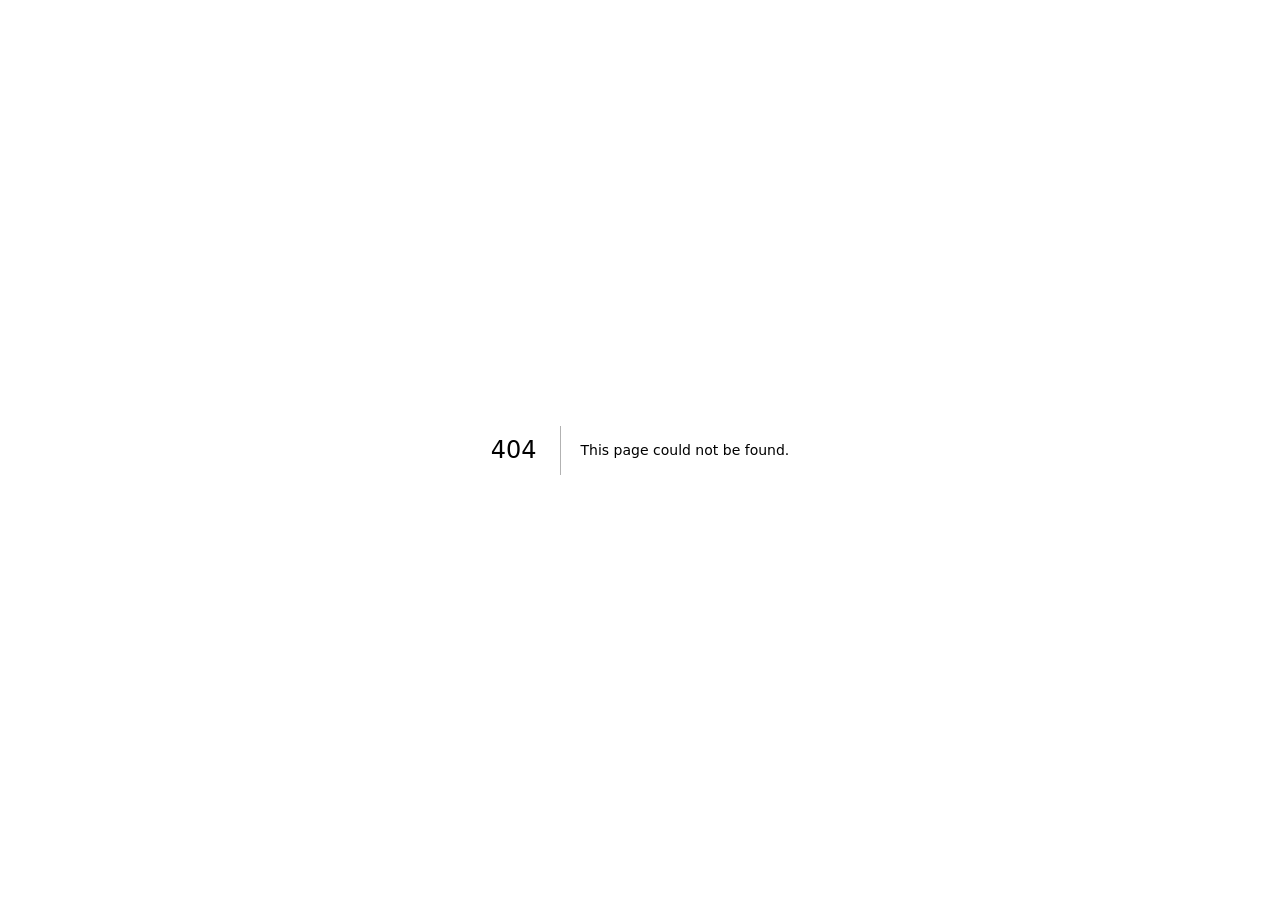
<file: 404/index.html>
<!DOCTYPE html><!--SYNlU8NSIq2K_cxisn9D7--><html lang="en"><head><meta charSet="utf-8"/><meta name="viewport" content="width=device-width, initial-scale=1"/><link rel="stylesheet" href="/_next/static/css/4fc5602cbbc53655.css" data-precedence="next"/><link rel="preload" as="script" fetchPriority="low" href="/_next/static/chunks/webpack-f04f1cba00776f89.js"/><script src="/_next/static/chunks/2c3511fe-b97f9a252b8cd05c.js" async=""></script><script src="/_next/static/chunks/516-aec20a03f6e17656.js" async=""></script><script src="/_next/static/chunks/main-app-eb901e12eb4a73d4.js" async=""></script><meta name="robots" content="noindex"/><title>404: This page could not be found.</title><meta name="theme-color" media="(prefers-color-scheme: light)" content="#ffffff"/><meta name="theme-color" media="(prefers-color-scheme: dark)" content="#10131a"/><title>Juan Ortiz — Senior Frontend Engineer</title><meta name="description" content="Frontend engineer. Design systems, frontend architecture, and lately AI products."/><meta name="application-name" content="Juan Ortiz — Portfolio"/><link rel="author" href="https://github.com/02900"/><meta name="author" content="Juan Ortiz"/><meta name="keywords" content="Juan Ortiz,Frontend Engineer,React,Next.js,TypeScript,Design Systems,Micro-frontends"/><meta name="creator" content="Juan Ortiz"/><meta name="publisher" content="Juan Ortiz"/><meta name="robots" content="index, follow"/><meta name="googlebot" content="index, follow, max-image-preview:large, max-snippet:-1"/><meta name="category" content="technology"/><link rel="canonical" href="https://02900.github.io/"/><meta property="og:title" content="Juan Ortiz — Senior Frontend Engineer"/><meta property="og:description" content="Frontend engineer. Design systems, frontend architecture, and lately AI products."/><meta property="og:url" content="https://02900.github.io/"/><meta property="og:site_name" content="Juan Ortiz · Portfolio"/><meta property="og:type" content="website"/><meta name="twitter:card" content="summary_large_image"/><meta name="twitter:title" content="Juan Ortiz — Senior Frontend Engineer"/><meta name="twitter:description" content="Frontend engineer. Design systems, frontend architecture, and lately AI products."/><link rel="icon" href="/favicon.ico"/><script>
(function () {
  try {
    var t = localStorage.getItem('theme');
    if (t === 'dark' || t === 'light') document.documentElement.setAttribute('data-theme', t);
  } catch (e) {}
})();
</script><script type="application/ld+json">{"@context":"https://schema.org","@type":"Person","name":"Juan Ortiz","jobTitle":"Senior Frontend Engineer","email":"mailto:juanortizte@gmail.com","url":"https://02900.github.io","sameAs":["https://github.com/02900","https://www.linkedin.com/in/juanortizte/","https://www.youtube.com/@IsekaiWorlds-ES"]}</script><script src="/_next/static/chunks/polyfills-42372ed130431b0a.js" noModule=""></script></head><body><div hidden=""><!--$--><!--/$--></div><div style="font-family:system-ui,&quot;Segoe UI&quot;,Roboto,Helvetica,Arial,sans-serif,&quot;Apple Color Emoji&quot;,&quot;Segoe UI Emoji&quot;;height:100vh;text-align:center;display:flex;flex-direction:column;align-items:center;justify-content:center"><div><style>body{color:#000;background:#fff;margin:0}.next-error-h1{border-right:1px solid rgba(0,0,0,.3)}@media (prefers-color-scheme:dark){body{color:#fff;background:#000}.next-error-h1{border-right:1px solid rgba(255,255,255,.3)}}</style><h1 class="next-error-h1" style="display:inline-block;margin:0 20px 0 0;padding:0 23px 0 0;font-size:24px;font-weight:500;vertical-align:top;line-height:49px">404</h1><div style="display:inline-block"><h2 style="font-size:14px;font-weight:400;line-height:49px;margin:0">This page could not be found.</h2></div></div></div><!--$--><!--/$--><script src="/_next/static/chunks/webpack-f04f1cba00776f89.js" id="_R_" async=""></script><script>(self.__next_f=self.__next_f||[]).push([0])</script><script>self.__next_f.push([1,"1:\"$Sreact.fragment\"\n2:I[9251,[],\"\"]\n3:I[3663,[],\"\"]\n4:I[8170,[],\"OutletBoundary\"]\n6:I[879,[],\"AsyncMetadataOutlet\"]\n8:I[8170,[],\"ViewportBoundary\"]\na:I[8170,[],\"MetadataBoundary\"]\nb:\"$Sreact.suspense\"\nd:I[5721,[],\"\"]\n:HL[\"/_next/static/css/4fc5602cbbc53655.css\",\"style\"]\n"])</script><script>self.__next_f.push([1,"0:{\"P\":null,\"b\":\"SYNlU8NSIq2K_cxisn9D7\",\"p\":\"\",\"c\":[\"\",\"_not-found\",\"\"],\"i\":false,\"f\":[[[\"\",{\"children\":[\"/_not-found\",{\"children\":[\"__PAGE__\",{}]}]},\"$undefined\",\"$undefined\",true],[\"\",[\"$\",\"$1\",\"c\",{\"children\":[[[\"$\",\"link\",\"0\",{\"rel\":\"stylesheet\",\"href\":\"/_next/static/css/4fc5602cbbc53655.css\",\"precedence\":\"next\",\"crossOrigin\":\"$undefined\",\"nonce\":\"$undefined\"}]],[\"$\",\"html\",null,{\"lang\":\"en\",\"suppressHydrationWarning\":true,\"children\":[[\"$\",\"head\",null,{\"children\":[[\"$\",\"script\",null,{\"dangerouslySetInnerHTML\":{\"__html\":\"\\n(function () {\\n  try {\\n    var t = localStorage.getItem('theme');\\n    if (t === 'dark' || t === 'light') document.documentElement.setAttribute('data-theme', t);\\n  } catch (e) {}\\n})();\\n\"}}],[\"$\",\"script\",null,{\"type\":\"application/ld+json\",\"dangerouslySetInnerHTML\":{\"__html\":\"{\\\"@context\\\":\\\"https://schema.org\\\",\\\"@type\\\":\\\"Person\\\",\\\"name\\\":\\\"Juan Ortiz\\\",\\\"jobTitle\\\":\\\"Senior Frontend Engineer\\\",\\\"email\\\":\\\"mailto:juanortizte@gmail.com\\\",\\\"url\\\":\\\"https://02900.github.io\\\",\\\"sameAs\\\":[\\\"https://github.com/02900\\\",\\\"https://www.linkedin.com/in/juanortizte/\\\",\\\"https://www.youtube.com/@IsekaiWorlds-ES\\\"]}\"}}]]}],[\"$\",\"body\",null,{\"children\":[\"$\",\"$L2\",null,{\"parallelRouterKey\":\"children\",\"error\":\"$undefined\",\"errorStyles\":\"$undefined\",\"errorScripts\":\"$undefined\",\"template\":[\"$\",\"$L3\",null,{}],\"templateStyles\":\"$undefined\",\"templateScripts\":\"$undefined\",\"notFound\":\"$undefined\",\"forbidden\":\"$undefined\",\"unauthorized\":\"$undefined\"}]}]]}]]}],{\"children\":[\"/_not-found\",[\"$\",\"$1\",\"c\",{\"children\":[null,[\"$\",\"$L2\",null,{\"parallelRouterKey\":\"children\",\"error\":\"$undefined\",\"errorStyles\":\"$undefined\",\"errorScripts\":\"$undefined\",\"template\":[\"$\",\"$L3\",null,{}],\"templateStyles\":\"$undefined\",\"templateScripts\":\"$undefined\",\"notFound\":\"$undefined\",\"forbidden\":\"$undefined\",\"unauthorized\":\"$undefined\"}]]}],{\"children\":[\"__PAGE__\",[\"$\",\"$1\",\"c\",{\"children\":[[[\"$\",\"title\",null,{\"children\":\"404: This page could not be found.\"}],[\"$\",\"div\",null,{\"style\":{\"fontFamily\":\"system-ui,\\\"Segoe UI\\\",Roboto,Helvetica,Arial,sans-serif,\\\"Apple Color Emoji\\\",\\\"Segoe UI Emoji\\\"\",\"height\":\"100vh\",\"textAlign\":\"center\",\"display\":\"flex\",\"flexDirection\":\"column\",\"alignItems\":\"center\",\"justifyContent\":\"center\"},\"children\":[\"$\",\"div\",null,{\"children\":[[\"$\",\"style\",null,{\"dangerouslySetInnerHTML\":{\"__html\":\"body{color:#000;background:#fff;margin:0}.next-error-h1{border-right:1px solid rgba(0,0,0,.3)}@media (prefers-color-scheme:dark){body{color:#fff;background:#000}.next-error-h1{border-right:1px solid rgba(255,255,255,.3)}}\"}}],[\"$\",\"h1\",null,{\"className\":\"next-error-h1\",\"style\":{\"display\":\"inline-block\",\"margin\":\"0 20px 0 0\",\"padding\":\"0 23px 0 0\",\"fontSize\":24,\"fontWeight\":500,\"verticalAlign\":\"top\",\"lineHeight\":\"49px\"},\"children\":404}],[\"$\",\"div\",null,{\"style\":{\"display\":\"inline-block\"},\"children\":[\"$\",\"h2\",null,{\"style\":{\"fontSize\":14,\"fontWeight\":400,\"lineHeight\":\"49px\",\"margin\":0},\"children\":\"This page could not be found.\"}]}]]}]}]],null,[\"$\",\"$L4\",null,{\"children\":[\"$L5\",[\"$\",\"$L6\",null,{\"promise\":\"$@7\"}]]}]]}],{},null,false]},null,false]},null,false],[\"$\",\"$1\",\"h\",{\"children\":[[\"$\",\"meta\",null,{\"name\":\"robots\",\"content\":\"noindex\"}],[[\"$\",\"$L8\",null,{\"children\":\"$L9\"}],null],[\"$\",\"$La\",null,{\"children\":[\"$\",\"div\",null,{\"hidden\":true,\"children\":[\"$\",\"$b\",null,{\"fallback\":null,\"children\":\"$Lc\"}]}]}]]}],false]],\"m\":\"$undefined\",\"G\":[\"$d\",[]],\"s\":false,\"S\":true}\n"])</script><script>self.__next_f.push([1,"9:[[\"$\",\"meta\",\"0\",{\"charSet\":\"utf-8\"}],[\"$\",\"meta\",\"1\",{\"name\":\"viewport\",\"content\":\"width=device-width, initial-scale=1\"}],[\"$\",\"meta\",\"2\",{\"name\":\"theme-color\",\"media\":\"(prefers-color-scheme: light)\",\"content\":\"#ffffff\"}],[\"$\",\"meta\",\"3\",{\"name\":\"theme-color\",\"media\":\"(prefers-color-scheme: dark)\",\"content\":\"#10131a\"}]]\n5:null\n"])</script><script>self.__next_f.push([1,"e:I[5583,[],\"IconMark\"]\n"])</script><script>self.__next_f.push([1,"7:{\"metadata\":[[\"$\",\"title\",\"0\",{\"children\":\"Juan Ortiz — Senior Frontend Engineer\"}],[\"$\",\"meta\",\"1\",{\"name\":\"description\",\"content\":\"Frontend engineer. Design systems, frontend architecture, and lately AI products.\"}],[\"$\",\"meta\",\"2\",{\"name\":\"application-name\",\"content\":\"Juan Ortiz — Portfolio\"}],[\"$\",\"link\",\"3\",{\"rel\":\"author\",\"href\":\"https://github.com/02900\"}],[\"$\",\"meta\",\"4\",{\"name\":\"author\",\"content\":\"Juan Ortiz\"}],[\"$\",\"meta\",\"5\",{\"name\":\"keywords\",\"content\":\"Juan Ortiz,Frontend Engineer,React,Next.js,TypeScript,Design Systems,Micro-frontends\"}],[\"$\",\"meta\",\"6\",{\"name\":\"creator\",\"content\":\"Juan Ortiz\"}],[\"$\",\"meta\",\"7\",{\"name\":\"publisher\",\"content\":\"Juan Ortiz\"}],[\"$\",\"meta\",\"8\",{\"name\":\"robots\",\"content\":\"index, follow\"}],[\"$\",\"meta\",\"9\",{\"name\":\"googlebot\",\"content\":\"index, follow, max-image-preview:large, max-snippet:-1\"}],[\"$\",\"meta\",\"10\",{\"name\":\"category\",\"content\":\"technology\"}],[\"$\",\"link\",\"11\",{\"rel\":\"canonical\",\"href\":\"https://02900.github.io/\"}],[\"$\",\"meta\",\"12\",{\"property\":\"og:title\",\"content\":\"Juan Ortiz — Senior Frontend Engineer\"}],[\"$\",\"meta\",\"13\",{\"property\":\"og:description\",\"content\":\"Frontend engineer. Design systems, frontend architecture, and lately AI products.\"}],[\"$\",\"meta\",\"14\",{\"property\":\"og:url\",\"content\":\"https://02900.github.io/\"}],[\"$\",\"meta\",\"15\",{\"property\":\"og:site_name\",\"content\":\"Juan Ortiz · Portfolio\"}],[\"$\",\"meta\",\"16\",{\"property\":\"og:type\",\"content\":\"website\"}],[\"$\",\"meta\",\"17\",{\"name\":\"twitter:card\",\"content\":\"summary_large_image\"}],[\"$\",\"meta\",\"18\",{\"name\":\"twitter:title\",\"content\":\"Juan Ortiz — Senior Frontend Engineer\"}],[\"$\",\"meta\",\"19\",{\"name\":\"twitter:description\",\"content\":\"Frontend engineer. Design systems, frontend architecture, and lately AI products.\"}],[\"$\",\"link\",\"20\",{\"rel\":\"icon\",\"href\":\"/favicon.ico\"}],[\"$\",\"$Le\",\"21\",{}]],\"error\":null,\"digest\":\"$undefined\"}\n"])</script><script>self.__next_f.push([1,"c:\"$7:metadata\"\n"])</script></body></html>
</file>
<file: _next/static/css/4fc5602cbbc53655.css>
/*! tailwindcss v4.3.3 | MIT License | https://tailwindcss.com */@layer properties{@supports (((-webkit-hyphens:none)) and (not (margin-trim:inline))) or ((-moz-orient:inline) and (not (color:rgb(from red r g b)))){*,::backdrop,:after,:before{--tw-border-style:solid}}}@layer theme{:host,:root{--font-sans:-apple-system,BlinkMacSystemFont,"Segoe UI",Roboto,"Helvetica Neue","Noto Sans",Arial,sans-serif,"Apple Color Emoji","Segoe UI Emoji","Segoe UI Symbol","Noto Color Emoji";--font-mono:ui-monospace,SFMono-Regular,Menlo,Monaco,Consolas,"Liberation Mono","Courier New",monospace;--color-white:#fff;--spacing:.25rem;--text-xs:.75rem;--text-xs--line-height:calc(1 / .75);--text-sm:.875rem;--text-sm--line-height:calc(1.25 / .875);--radius-md:.375rem;--radius-lg:.5rem;--aspect-video:16/9;--default-transition-duration:.15s;--default-transition-timing-function:cubic-bezier(.4,0,.2,1);--default-font-family:var(--font-sans);--default-mono-font-family:var(--font-mono)}}@layer base{*,::backdrop,:after,:before{box-sizing:border-box;border:0 solid;margin:0;padding:0}::file-selector-button{box-sizing:border-box;border:0 solid;margin:0;padding:0}:host,html{-webkit-text-size-adjust:100%;tab-size:4;line-height:1.5;font-family:var(--default-font-family,-apple-system,BlinkMacSystemFont,"Segoe UI",Roboto,"Helvetica Neue","Noto Sans",Arial,sans-serif,"Apple Color Emoji","Segoe UI Emoji","Segoe UI Symbol","Noto Color Emoji");font-feature-settings:var(--default-font-feature-settings,normal);font-variation-settings:var(--default-font-variation-settings,normal);-webkit-tap-highlight-color:transparent}hr{height:0;color:inherit;border-top-width:1px}abbr:where([title]){-webkit-text-decoration:underline dotted;text-decoration:underline dotted}h1,h2,h3,h4,h5,h6{font-size:inherit;font-weight:inherit}a{color:inherit;-webkit-text-decoration:inherit;text-decoration:inherit}b,strong{font-weight:bolder}code,kbd,pre,samp{font-family:var(--default-mono-font-family,ui-monospace,SFMono-Regular,Menlo,Monaco,Consolas,"Liberation Mono","Courier New",monospace);font-feature-settings:var(--default-mono-font-feature-settings,normal);font-variation-settings:var(--default-mono-font-variation-settings,normal);font-size:1em}small{font-size:80%}sub,sup{vertical-align:baseline;font-size:75%;line-height:0;position:relative}sub{bottom:-.25em}sup{top:-.5em}table{text-indent:0;border-color:inherit;border-collapse:collapse}:-moz-focusring:where(:not(iframe)){outline:auto}progress{vertical-align:baseline}summary{display:list-item}menu,ol,ul{list-style:none}audio,canvas,embed,iframe,img,object,svg,video{vertical-align:middle;display:block}img,video{max-width:100%;height:auto}button,input,optgroup,select,textarea{font:inherit;font-feature-settings:inherit;font-variation-settings:inherit;letter-spacing:inherit;color:inherit;opacity:1;background-color:#0000;border-radius:0}::file-selector-button{font:inherit;font-feature-settings:inherit;font-variation-settings:inherit;letter-spacing:inherit;color:inherit;opacity:1;background-color:#0000;border-radius:0}:where(select:is([multiple],[size])) optgroup{font-weight:bolder}:where(select:is([multiple],[size])) optgroup option{padding-inline-start:20px}::file-selector-button{margin-inline-end:4px}::placeholder{opacity:1}@supports (not ((-webkit-appearance:-apple-pay-button))) or (contain-intrinsic-size:1px){::placeholder{color:currentColor}@supports (color:color-mix(in lab,red,red)){::placeholder{color:color-mix(in oklab,currentcolor 50%,transparent)}}}textarea{resize:vertical}::-webkit-search-decoration{-webkit-appearance:none}::-webkit-date-and-time-value{min-height:1lh;text-align:inherit}::-webkit-datetime-edit{display:inline-flex}::-webkit-datetime-edit-fields-wrapper{padding:0}::-webkit-datetime-edit,::-webkit-datetime-edit-year-field{padding-block:0}::-webkit-datetime-edit-day-field,::-webkit-datetime-edit-month-field{padding-block:0}::-webkit-datetime-edit-hour-field,::-webkit-datetime-edit-minute-field{padding-block:0}::-webkit-datetime-edit-millisecond-field,::-webkit-datetime-edit-second-field{padding-block:0}::-webkit-datetime-edit-meridiem-field{padding-block:0}::-webkit-calendar-picker-indicator{line-height:1}:-moz-ui-invalid{box-shadow:none}button,input:where([type=button],[type=reset],[type=submit]){appearance:button}::file-selector-button{appearance:button}::-webkit-inner-spin-button,::-webkit-outer-spin-button{height:auto}[hidden]:where(:not([hidden=until-found])){display:none!important}}@layer components;@layer utilities{.sr-only{clip-path:inset(50%);white-space:nowrap;border-width:0;width:1px;height:1px;margin:-1px;padding:0;overflow:hidden}.absolute,.sr-only{position:absolute}.relative{position:relative}.static{position:static}.top-0{top:0}.right-0{right:0}.mx-auto{margin-inline:auto}.mt-3{margin-top:calc(var(--spacing) * 3)}.mt-4{margin-top:calc(var(--spacing) * 4)}.mt-auto{margin-top:auto}.mb-0{margin-bottom:0}.mb-2{margin-bottom:calc(var(--spacing) * 2)}.mb-4{margin-bottom:calc(var(--spacing) * 4)}.mb-8{margin-bottom:calc(var(--spacing) * 8)}.mb-14{margin-bottom:calc(var(--spacing) * 14)}.block{display:block}.flex{display:flex}.grid{display:grid}.aspect-video{aspect-ratio:var(--aspect-video)}.size-4{width:calc(var(--spacing) * 4);height:calc(var(--spacing) * 4)}.size-7{width:calc(var(--spacing) * 7);height:calc(var(--spacing) * 7)}.w-full{width:100%}.max-w-\[960px\]{max-width:960px}.max-w-\[1200px\]{max-width:1200px}.max-w-\[1440px\]{max-width:1440px}.flex-1{flex:1}.shrink-0{flex-shrink:0}.cursor-pointer{cursor:pointer}.scroll-mt-20{scroll-margin-top:calc(var(--spacing) * 20)}.columns-\[17rem\]{columns:17rem}.break-inside-avoid{break-inside:avoid}.flex-col{flex-direction:column}.flex-wrap{flex-wrap:wrap}.place-items-center{place-items:center}.items-baseline{align-items:baseline}.items-center{align-items:center}.justify-between{justify-content:space-between}.justify-center{justify-content:center}.gap-2{gap:calc(var(--spacing) * 2)}.gap-4{gap:calc(var(--spacing) * 4)}.gap-x-4{column-gap:calc(var(--spacing) * 4)}.gap-x-6{column-gap:calc(var(--spacing) * 6)}.gap-y-1{row-gap:var(--spacing)}.overflow-hidden{overflow:hidden}.rounded-lg{border-radius:var(--radius-lg)}.rounded-md{border-radius:var(--radius-md)}.rounded-bl{border-bottom-left-radius:.25rem}.border{border-style:var(--tw-border-style);border-width:1px}.bg-transparent{background-color:#0000}.object-cover{object-fit:cover}.p-0{padding:0}.p-4{padding:calc(var(--spacing) * 4)}.px-1\.5{padding-inline:calc(var(--spacing) * 1.5)}.px-4{padding-inline:calc(var(--spacing) * 4)}.py-0\.5{padding-block:calc(var(--spacing) * .5)}.py-4{padding-block:calc(var(--spacing) * 4)}.py-8{padding-block:calc(var(--spacing) * 8)}.pt-12{padding-top:calc(var(--spacing) * 12)}.text-center{text-align:center}.text-sm{font-size:var(--text-sm);line-height:var(--tw-leading,var(--text-sm--line-height))}.text-xs{font-size:var(--text-xs);line-height:var(--tw-leading,var(--text-xs--line-height))}.transition-colors{transition-property:color,background-color,border-color,outline-color,text-decoration-color,fill,stroke,--tw-gradient-from,--tw-gradient-via,--tw-gradient-to;transition-timing-function:var(--tw-ease,var(--default-transition-timing-function));transition-duration:var(--tw-duration,var(--default-transition-duration))}.focus\:not-sr-only:focus{clip-path:none;white-space:normal;width:auto;height:auto;margin:0;padding:0;position:static;overflow:visible}.focus\:absolute:focus{position:absolute}.focus\:top-4:focus{top:calc(var(--spacing) * 4)}.focus\:left-4:focus{left:calc(var(--spacing) * 4)}.focus\:z-50:focus{z-index:50}.focus\:bg-white:focus{background-color:var(--color-white)}.focus\:px-3:focus{padding-inline:calc(var(--spacing) * 3)}.focus\:py-2:focus{padding-block:calc(var(--spacing) * 2)}}:root{--bg:#fff;--ink:#1a1a1a;--ink-soft:#4a4a4a;--ink-faint:#767676;--card:#ecf4ff;--badge:azure;--badge-ink:#1a1a1a;--line:#dfe6f2;--link:#1e50a2}@media (prefers-color-scheme:dark){:root:not([data-theme=light]){--bg:#10131a;--ink:#e8ecf3;--ink-soft:#b3bccb;--ink-faint:#8792a3;--card:#191f2b;--badge:#232b3a;--badge-ink:#e8ecf3;--line:#2a3242;--link:#7fb0ff}}:root[data-theme=dark]{--bg:#10131a;--ink:#e8ecf3;--ink-soft:#b3bccb;--ink-faint:#8792a3;--card:#191f2b;--badge:#232b3a;--badge-ink:#e8ecf3;--line:#2a3242;--link:#7fb0ff}html{scroll-behavior:smooth;color-scheme:light dark;scroll-padding-top:4rem}body,html{background:var(--bg)}body{color:var(--ink);-webkit-font-smoothing:antialiased;margin:0;font-family:ui-monospace,SFMono-Regular,SF Mono,Menlo,Consolas,monospace;font-size:15px;line-height:1.6}h1{margin:0 0 2rem;font-size:2rem}h2{margin:0 0 .5rem;font-size:1.25rem}h3{margin:0;font-size:1rem}p{margin:0 0 1rem}a{color:var(--link)}img{max-width:100%;height:auto}@media (prefers-reduced-motion:reduce){html{scroll-behavior:auto}*,:after,:before{transition-duration:.01ms!important}}a:focus-visible,button:focus-visible{outline:2px solid var(--link);outline-offset:2px}@property --tw-border-style{syntax:"*";inherits:false;initial-value:solid}
</file>
